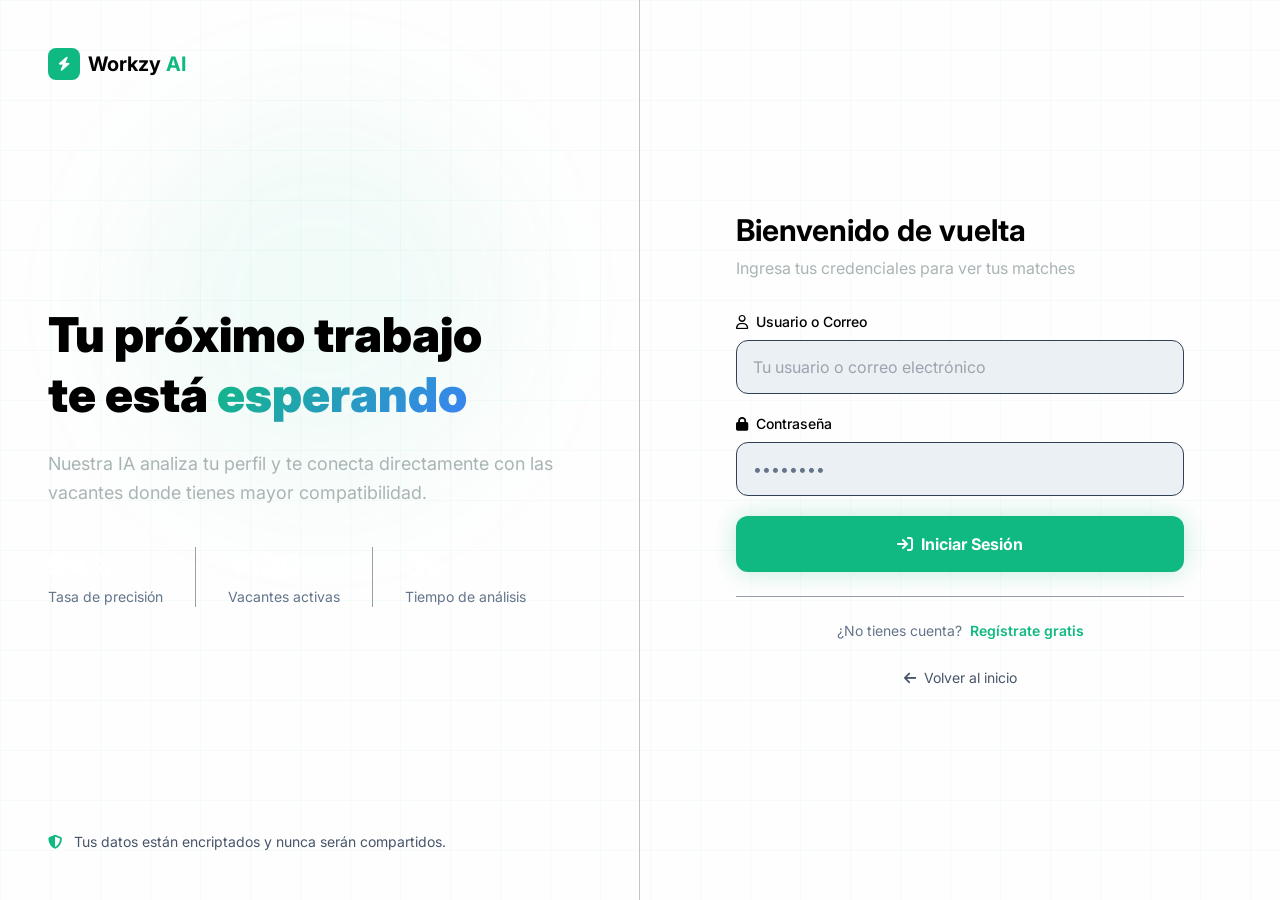
<file: frontend/index.html>
<!DOCTYPE html>
<html lang="es">

<head>
    <meta charset="UTF-8">
    <meta name="viewport" content="width=device-width, initial-scale=1.0">
    <title>Workzy - Iniciar sesión</title>
    <meta name="description" content="Accede a tu cuenta de Workzy para ver tus mejores matches de vacantes.">
    <link href="https://fonts.googleapis.com/css2?family=Inter:wght@300;400;500;600;700;800&display=swap"
        rel="stylesheet">
    <link rel="stylesheet" href="https://cdnjs.cloudflare.com/ajax/libs/font-awesome/6.4.0/css/all.min.css">
    <link rel="stylesheet" href="style.css">
    <script src="vendor/tailwind.js"></script>
    <script>
        tailwind.config = {
            theme: {
                extend: {
                    fontFamily: { sans: ['Inter', 'sans-serif'] },
                    colors: {
                        brand: {
                            dark: '#FEFEFE',
                            panel: '#EBF0F4',
                            border: '#334155',
                            primary: '#10b981',
                            hover: '#059669'
                        }
                    }
                }
            }
        }
    </script>
</head>

<body class="bg-brand-dark font-sans antialiased min-h-screen flex bg-grid">

    <!-- Left Panel: Branding -->
    <div
        class="hidden lg:flex flex-col justify-between w-1/2 p-12 border-r border-brand-border/30 relative overflow-hidden">
        <!-- Background blob -->
        <div
            class="absolute top-1/3 left-1/2 -translate-x-1/2 -translate-y-1/2 w-96 h-96 rounded-full bg-brand-primary/5 blur-3xl pointer-events-none">
        </div>

        <div class="flex items-center gap-2">
            <div class="w-8 h-8 rounded-lg bg-brand-primary flex items-center justify-center">
                <i class="fa-solid fa-bolt text-white text-sm"></i>
            </div>
            <span class="font-bold text-black text-xl">Workzy <span class="text-brand-primary">AI</span></span>
        </div>

        <div class="relative">
            <h1 class="text-5xl font-black text-black leading-tight mb-6">
                Tu próximo trabajo<br>te está <span class="gradient-text">esperando</span>
            </h1>
            <p class="text-[#A9B4B4] text-lg leading-relaxed mb-10">
                Nuestra IA analiza tu perfil y te conecta directamente con las vacantes donde tienes mayor
                compatibilidad.
            </p>
            <!-- Stats row -->
            <div class="flex gap-8">
                <div>
                    <p class="text-3xl font-black text-white mb-1">94%</p>
                    <p class="text-slate-500 text-sm">Tasa de precisión</p>
                </div>
                <div class="border-l border-brand-border/50 pl-8">
                    <p class="text-3xl font-black text-white mb-1">+120</p>
                    <p class="text-slate-500 text-sm">Vacantes activas</p>
                </div>
                <div class="border-l border-brand-border/50 pl-8">
                    <p class="text-3xl font-black text-white mb-1">3s</p>
                    <p class="text-slate-500 text-sm">Tiempo de análisis</p>
                </div>
            </div>
        </div>

        <p class="text-slate-600 text-sm">
            <i class="fa-solid fa-shield-halved text-brand-primary mr-2"></i>
            Tus datos están encriptados y nunca serán compartidos.
        </p>
    </div>

    <!-- Right Panel: Login Form -->
    <div class="flex-1 flex items-center justify-center p-6">
        <div class="w-full max-w-md">
            <!-- Mobile logo -->
            <div class="flex items-center gap-2 mb-10 lg:hidden">
                <div class="w-8 h-8 rounded-lg bg-brand-primary flex items-center justify-center">
                    <i class="fa-solid fa-bolt text-white text-sm"></i>
                </div>
                <span class="font-bold text-black text-xl">Workzy <span class="text-brand-primary">AI</span></span>
            </div>

            <h2 class="text-3xl font-bold text-black mb-2">Bienvenido de vuelta</h2>
            <p class="text-[#A9B4B4] mb-8">Ingresa tus credenciales para ver tus matches</p>

            <!-- Alert Message -->
            <div id="login-message" class="hidden p-4 rounded-xl mb-6 text-sm text-center border" role="alert"></div>

            <form id="login-form" class="space-y-5">
                <div>
                    <label for="login-identifier" class="block text-sm font-medium text-black-300 mb-2">
                        <i class="fa-regular fa-user mr-2 text-black-500"></i>Usuario o Correo
                    </label>
                    <input type="text" id="login-identifier" name="username"
                        placeholder="Tu usuario o correo electrónico" autocomplete="username"
                        class="input-base w-full px-4 py-3.5 rounded-xl bg-brand-panel border border-brand-border text-black placeholder-black-500 focus:outline-none focus:border-brand-primary transition-all"
                        required>
                </div>

                <div>
                    <div class="flex items-center justify-between mb-2">
                        <label for="login-password" class="text-sm font-medium text-black-300">
                            <i class="fa-solid fa-lock mr-2 text-black-500"></i>Contraseña
                        </label>
                    </div>
                    <input type="password" id="login-password" name="password" placeholder="••••••••"
                        autocomplete="current-password"
                        class="input-base w-full px-4 py-3.5 rounded-xl bg-brand-panel border border-brand-border text-black placeholder-slate-500 focus:outline-none focus:border-brand-primary transition-all"
                        required>
                </div>

                <button type="submit" id="login-btn"
                    class="w-full bg-brand-primary hover:bg-brand-hover text-white font-bold py-4 px-6 rounded-xl transition-all duration-200 shadow-[0_0_25px_rgba(16,185,129,0.25)] hover:shadow-[0_0_40px_rgba(16,185,129,0.4)] transform hover:-translate-y-0.5 flex items-center justify-center gap-2 mt-2">
                    <i class="fa-solid fa-arrow-right-to-bracket"></i>
                    Iniciar Sesión
                </button>
            </form>

            <div class="mt-6 pt-6 border-t border-brand-border/50 text-center">
                <p class="text-slate-500 text-sm">
                    ¿No tienes cuenta?
                    <a href="registro.html"
                        class="text-brand-primary hover:text-[#059669] font-semibold ml-1 transition-colors">Regístrate
                        gratis</a>
                </p>
            </div>

            <div class="mt-6 text-center">
                <a href="vistaPrincipal.html" class="text-slate-600 hover:text-slate-400 text-sm transition-colors">
                    <i class="fa-solid fa-arrow-left mr-1"></i> Volver al inicio
                </a>
            </div>
        </div>
    </div>

    <script src="config.js"></script>
    <script src="app.js"></script>
</body>

</html>
</file>
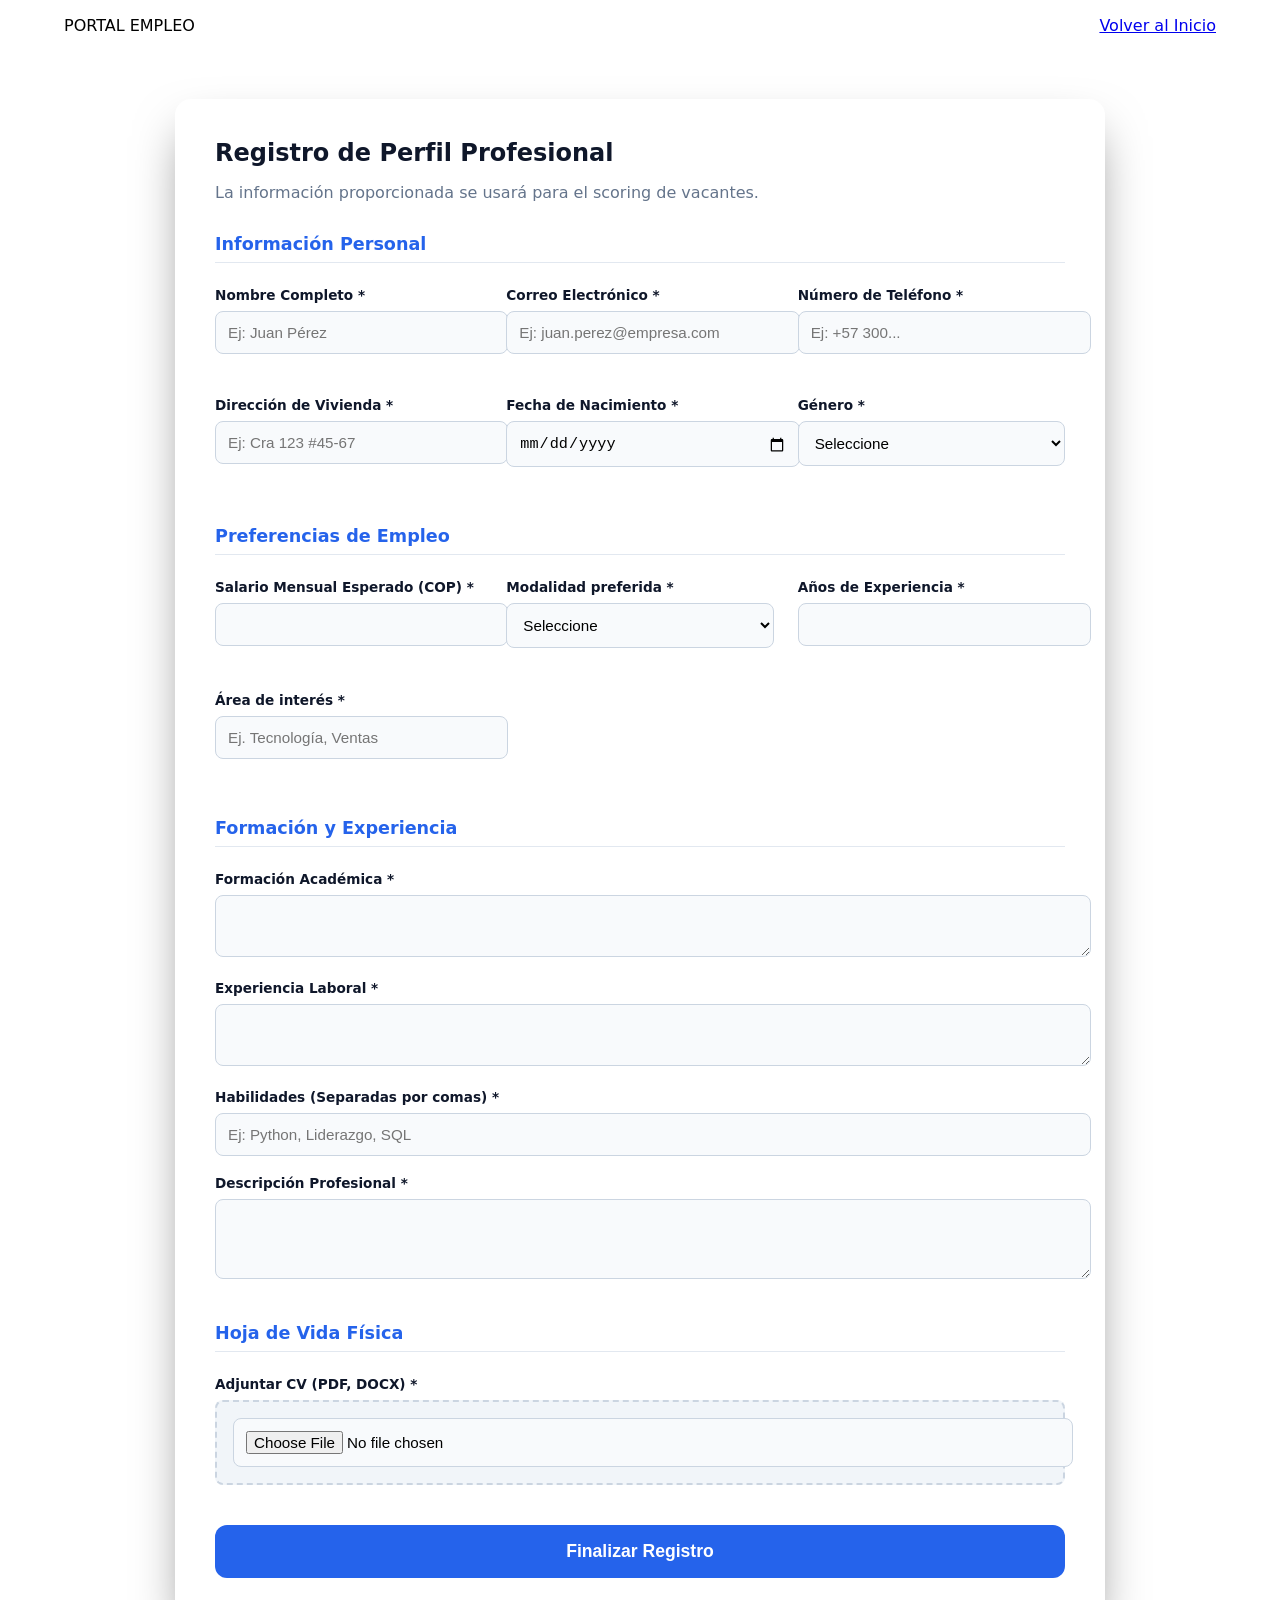
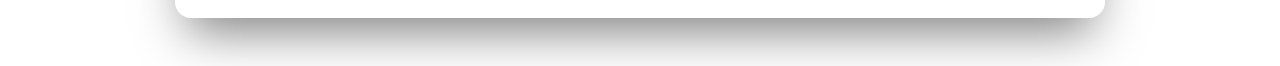
<file: perfil.html>
<!DOCTYPE html>
<html lang="es">
<head>
    <meta charset="UTF-8">
    <meta name="viewport" content="width=device-width, initial-scale=1.0">
    <title>Perfil Profesional | Job Matcher</title>
    <link rel="stylesheet" href="perfil.css">
</head>
<body>

    <header class="navbar">
        <div class="logo">PORTAL EMPLEO</div>
        <a href="vistaPrincipal.html" class="btn-back">Volver al Inicio</a>
    </header>

    <main class="container">
        <section class="form-card">
            <h1>Registro de Perfil Profesional</h1>
            <p class="subtitle">La información proporcionada se usará para el scoring de vacantes.</p>

            <form id="profileForm" novalidate>
                <div class="form-section">
                    <h2>Información Personal</h2>
                    <div class="grid-inputs">
                        <div class="input-group">
                            <label for="fullName">Nombre Completo *</label>
                            <input type="text" id="fullName" name="fullName" placeholder="Ej: Juan Pérez" required>
                        </div>
                        <div class="input-group">
                            <label for="email">Correo Electrónico *</label>
                            <input type="email" id="email" name="email" placeholder="Ej: juan.perez@empresa.com" required>
                        </div>
                        <div class="input-group">
                            <label for="phone">Número de Teléfono *</label>
                            <input type="tel" id="phone" name="phone" placeholder="Ej: +57 300..." required>
                        </div>
                        <div class="input-group">
                            <label for="address">Dirección de Vivienda *</label>
                            <input type="text" id="address" name="address" placeholder="Ej: Cra 123 #45-67" required>
                        </div>
                        <div class="input-group">
                            <label for="birthDate">Fecha de Nacimiento *</label>
                            <input type="date" id="birthDate" name="birthDate" required>
                        </div>
                        <div class="input-group">
                            <label for="gender">Género *</label>
                            <select id="gender" name="gender" required>
                                <option value="" disabled selected>Seleccione</option>
                                <option value="masculino">Masculino</option>
                                <option value="femenino">Femenino</option>
                                <option value="otro">Otro</option>
                                <option value="prefiero-no-decir">Prefiero no decirlo</option>
                            </select>
                        </div>
                    </div>
                </div>

                <div class="form-section">
                    <h2>Preferencias de Empleo</h2>
                    <div class="grid-inputs">
                        <div class="input-group">
                            <label for="salary">Salario Mensual Esperado (COP) *</label>
                            <input type="number" id="salary" name="salary" required>
                        </div>
                        <div class="input-group">
                            <label for="workMode">Modalidad preferida *</label>
                            <select id="workMode" name="workMode" required>
                                <option value="" disabled selected>Seleccione</option>
                                <option value="remoto">Remoto</option>
                                <option value="hibrido">Híbrido</option>
                                <option value="presencial">Presencial</option>
                            </select>
                        </div>
                        
                        <div class="input-group">
                            <label for="experience_years">Años de Experiencia *</label>
                            <input type="number" id="experience_years" name="experience_years" min="0" required>
                        </div>
                        <div class="input-group">
                            <label for="jobCategory">Área de interés *</label>
                            <input type="text" id="jobCategory" name="jobCategory" placeholder="Ej. Tecnología, Ventas" required>
                        </div>
                    </div>
                        
                    </div>
                </div>

                <div class="form-section">
                    <h2>Formación y Experiencia</h2>
                    <div class="input-group">
                        <label for="education">Formación Académica *</label>
                        <textarea id="education" name="education" rows="2" required></textarea>
                    </div>
                    <div class="input-group">
                        <label for="experience">Experiencia Laboral *</label>
                        <textarea id="experience" name="experience" rows="2" required></textarea>
                    </div>
                    <div class="input-group">
                        <label for="skills">Habilidades (Separadas por comas) *</label>
                        <input type="text" id="skills" name="skills" placeholder="Ej: Python, Liderazgo, SQL" required>
                    </div>
                    <div class="input-group">
                        <label for="summary">Descripción Profesional *</label>
                        <textarea id="summary" name="summary" rows="3" required></textarea>
                    </div>
                </div>

                <div class="form-section">
                    <h2>Hoja de Vida Física</h2>
                    <div class="input-group">
                        <label for="cvFile">Adjuntar CV (PDF, DOCX) *</label>
                        <div class="custom-file-upload">
                            <input type="file" id="cvFile" name="cvFile" accept=".pdf,.docx" required>
                        </div>
                    </div>
                </div>

                <button type="submit" class="btn-submit">Finalizar Registro</button>
            </form>
        </section>
    </main>

    <script src="perfil.js"></script>
</body>
</html>
</file>
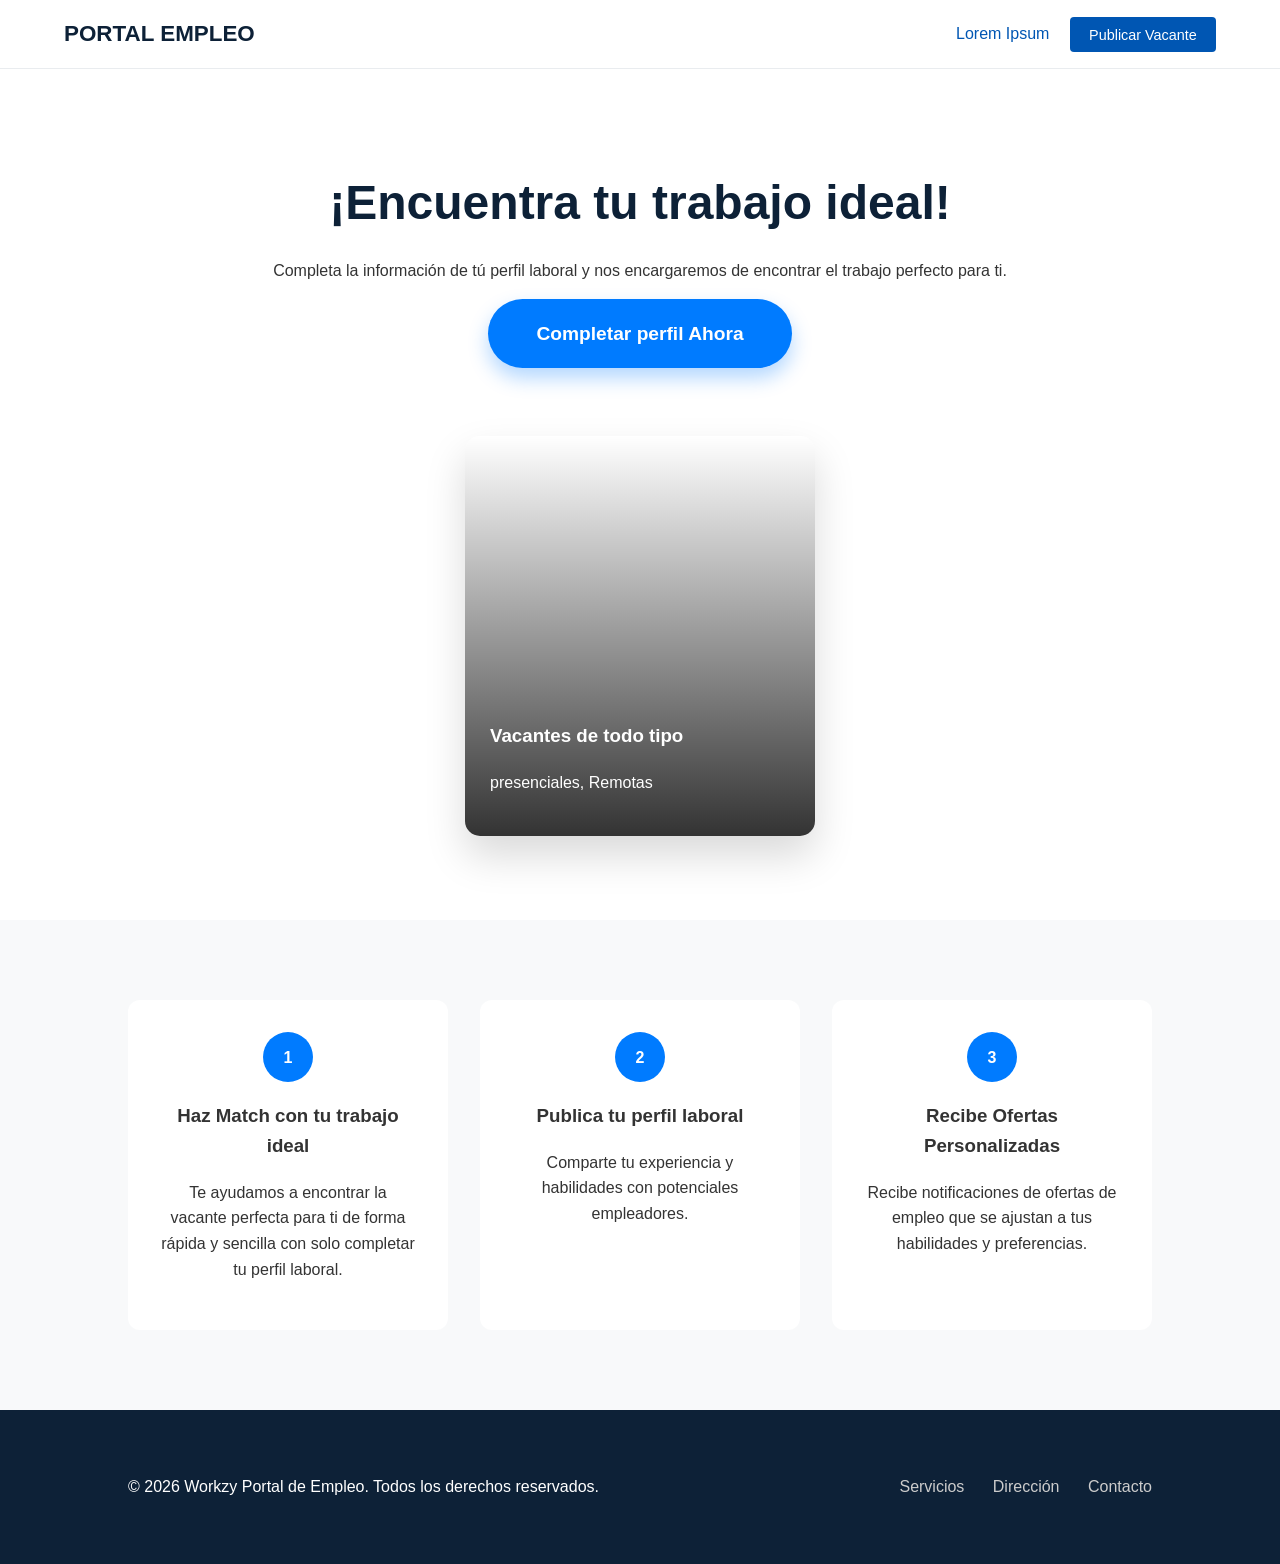
<file: vistaPrincipal.html>
<!DOCTYPE html>
<html lang="es">
<head>
    <meta charset="UTF-8">
    <meta name="viewport" content="width=device-width, initial-scale=1.0">
    <title>WorkzyPortal de Empleo - Tu Próximo Paso</title>
    <link rel="stylesheet" href="vistaPrincipal.css">
</head>
<body>

    <header class="navbar">
        <div class="logo">PORTAL EMPLEO</div>
        <nav>
            <a href="#" class="btn-secondary">Lorem Ipsum</a>
            <a href="#" class="btn-primary">Publicar Vacante</a>
        </nav>
    </header>

    <main class="hero">
        <h1>¡Encuentra tu trabajo ideal!</h1>
        <p>Completa la información de tú perfil laboral y nos encargaremos de encontrar el trabajo perfecto para ti.</p>
        
        <a href="perfil.html" class="btn-main-action">Completar perfil Ahora</a>

        <div class="gallery-container">
            <div class="card side-card-2 img-1"></div>
            <div class="card side-card-1 img-2"></div>
            
            <div class="card main-card img-3">
                <div class="card-content">
                    <h3>Vacantes de todo tipo</h3>
                    <p>presenciales, Remotas</p>
                </div>
            </div>
            
            <div class="card side-card-1 img-4"></div>
            <div class="card side-card-2 img-5"></div>
        </div>
    </main>

    <section class="features">
        <div class="features-grid">
            <div class="feature-item">
                <div class="icon">1</div>
                <h3>Haz Match con tu trabajo ideal</h3>
                <p>Te ayudamos a encontrar la vacante perfecta para ti de forma rápida y sencilla
                    con solo completar tu perfil laboral.
                </p>
            </div>
            <div class="feature-item">
                <div class="icon">2</div>
                <h3>Publica tu perfil laboral</h3>
                <p>Comparte tu experiencia y habilidades con potenciales empleadores.</p>
            </div>
            <div class="feature-item">
                <div class="icon">3</div>
                <h3>Recibe Ofertas Personalizadas</h3>
                <p>Recibe notificaciones de ofertas de empleo que se ajustan a tus habilidades y preferencias.</p>
            </div>
        </div>
    </section>

    <footer class="footer">
        <div class="footer-content">
            <p>&copy; 2026 Workzy Portal de Empleo. Todos los derechos reservados.</p>
            <div class="footer-links">
                <a href="#">Servicios</a>
                <a href="#">Dirección</a>
                <a href="#">Contacto</a>
            </div>
        </div>
    </footer>

    <script src="vistaPrincipal.js"></script>
</body>
</html>
</file>
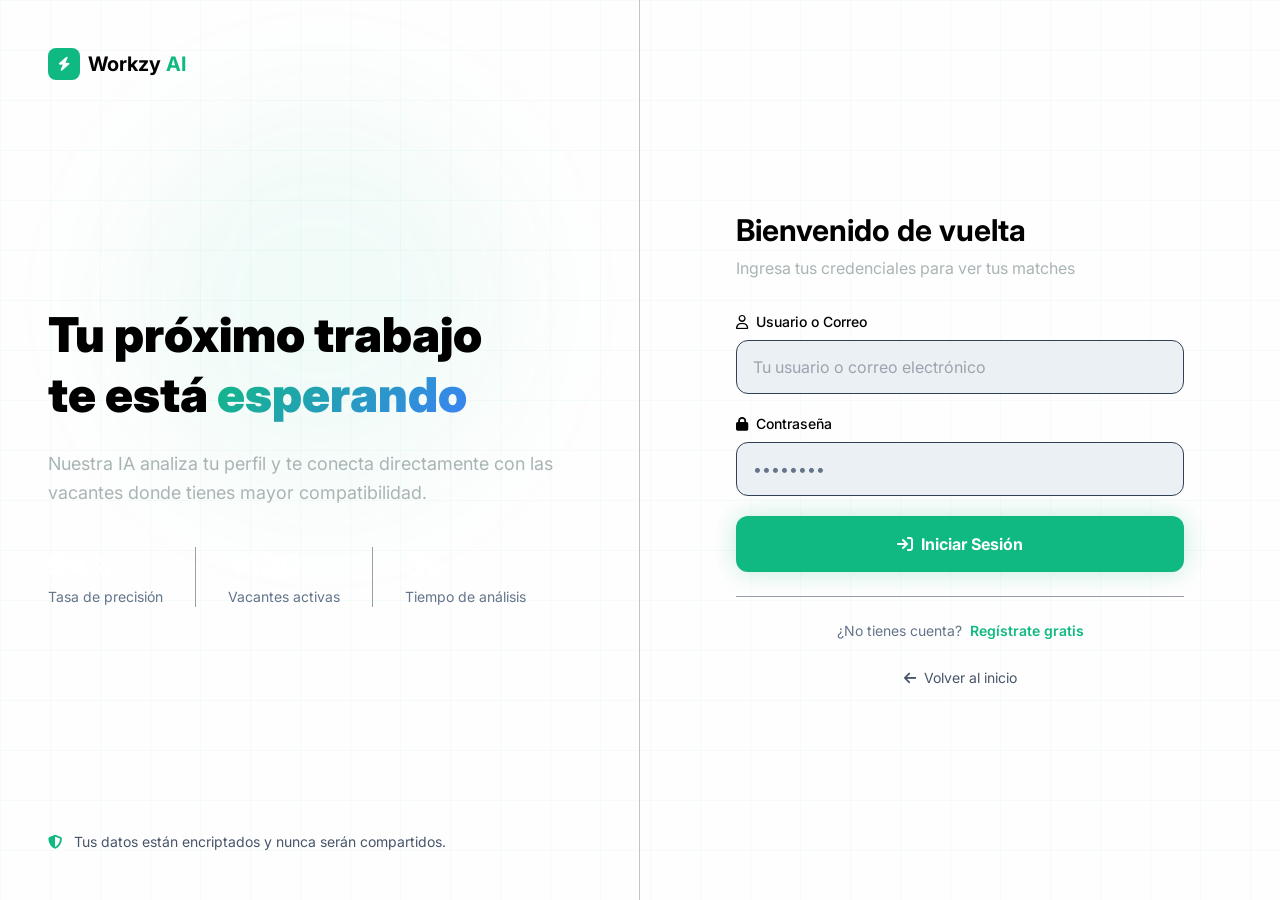
<file: frontend/dashboard.html>
<!DOCTYPE html>
<html lang="es">

<head>
    <meta charset="UTF-8">
    <meta name="viewport" content="width=device-width, initial-scale=1.0">
    <title>Job Matcher AI - Dashboard de Resultados</title>
    <meta name="description" content="Tus matches de vacantes calculados por IA — Job Matcher AI.">
    <link href="https://fonts.googleapis.com/css2?family=Inter:wght@300;400;500;600;700;800&display=swap"
        rel="stylesheet">
    <link rel="stylesheet" href="https://cdnjs.cloudflare.com/ajax/libs/font-awesome/6.4.0/css/all.min.css">
    <link rel="stylesheet" href="dashboard.css">
    <script src="vendor/tailwind.js"></script>
    <script>
        tailwind.config = {
            theme: {
                extend: {
                    fontFamily: { sans: ['Inter', 'sans-serif'] },
                    colors: {
                        brand: {
                            dark: '#0f172a',
                            darker: '#080f1e',
                            footer: '#1D2A43',
                            panel: '#1e293b',
                            border: '#334155',
                            primary: '#10b981',
                            hover: '#059669'
                        }
                    }
                }
            }
        }
    </script>
</head>

<!-- Body: column flex, page scroll is natural — right panel is sticky -->

<body class="bg-brand-dark text-slate-200 font-sans flex flex-col min-h-screen">

    <!-- ========== TOASTS (fixed, full-width overlay) ========== -->
    <div id="success-toast" class="hidden opacity-0 -translate-y-2 fixed top-5 left-1/2 -translate-x-1/2 z-50
                flex items-center gap-3 bg-slate-800 border border-brand-primary/40
                shadow-[0_0_30px_rgba(16,185,129,0.2)] rounded-2xl px-6 py-4 transition-all duration-500">
        <div
            class="w-8 h-8 rounded-full bg-brand-primary/20 flex items-center justify-center text-brand-primary shrink-0">
            <i class="fa-solid fa-check"></i>
        </div>
        <div>
            <p class="text-white font-semibold text-sm">¡Análisis completado!</p>
            <p class="text-slate-400 text-xs">Aquí están tus mejores opciones de vacantes</p>
        </div>
    </div>

    <div id="postulation-toast" class="hidden opacity-0 -translate-y-2 fixed top-5 left-1/2 -translate-x-1/2 z-50
                flex items-center gap-3 bg-slate-800 border border-blue-500/40
                shadow-[0_0_30px_rgba(59,130,246,0.15)] rounded-2xl px-6 py-4 transition-all duration-500">
        <div class="w-8 h-8 rounded-full bg-blue-500/20 flex items-center justify-center text-blue-400 shrink-0">
            <i class="fa-solid fa-paper-plane"></i>
        </div>
        <div>
            <p class="text-white font-semibold text-sm">¡Postulación enviada!</p>
            <p id="postulation-toast-detail" class="text-slate-400 text-xs">Tu perfil fue enviado al equipo de
                reclutamiento</p>
        </div>
    </div>

    <!-- ========== TOP SECTION: Two panels side by side ========== -->
    <!-- Left panel flows with the page; right panel is sticky -->
    <div class="flex flex-1">

        <!-- ===== LEFT PANEL — 60% — flows with page scroll ===== -->
        <aside class="w-3/5 bg-brand-panel border-r border-brand-border flex flex-col shadow-2xl shrink-0">

            <!-- Sidebar header -->
            <div class="px-6 py-5 border-b border-brand-border bg-slate-800/70 shrink-0">
                <div class="flex items-center justify-between">
                    <div class="flex items-center gap-2">
                        <div class="w-7 h-7 rounded-lg bg-brand-primary flex items-center justify-center shadow-sm">
                            <i class="fa-solid fa-bolt text-white text-xs"></i>
                        </div>
                        <span class="text-white font-bold text-base">JobMatcher <span
                                class="text-brand-primary">AI</span></span>
                    </div>
                    <div class="flex items-center gap-3">
                        <div class="flex items-center gap-2">
                            <div
                                class="w-7 h-7 rounded-full bg-brand-primary/20 border border-brand-primary/30 flex items-center justify-center text-brand-primary">
                                <i class="fa-solid fa-user text-[10px]"></i>
                            </div>
                            <div class="hidden md:block">
                                <p id="current-user-display" class="text-white text-xs font-semibold leading-none" contenteditable="false">
                                    Usuario</p>
                                <p class="text-slate-500 text-[10px] mt-0.5">Candidato activo</p>
                            </div>
                        </div>
                        <button onclick="logout()"
                            class="text-slate-500 hover:text-red-400 transition-colors text-xs flex items-center gap-1 border border-brand-border hover:border-red-400/30 rounded-lg px-2 py-1.5">
                            <i class="fa-solid fa-right-from-bracket"></i>
                            <span>Salir</span>
                        </button>
                    </div>
                </div>
                <div class="mt-4">
                    <h1 class="text-xl font-bold text-white mb-0.5">Mis Resultados</h1>
                    <p class="text-xs text-slate-400">Score calculado por IA desde tu hoja de vida</p>
                </div>
            </div>

            <!-- CV Upload Section -->
            <div class="px-5 py-4 border-b border-brand-border bg-slate-800/40 shrink-0">
                <p class="text-xs text-slate-400 mb-2">
                    <i class="fa-solid fa-wand-magic-sparkles text-brand-primary mr-1"></i>
                    Sube tu CV y hacemos el match automático
                </p>
                <label for="cvUpload"
                    class="flex items-center justify-center gap-2 w-full py-2.5 px-4 rounded-lg border border-dashed border-brand-primary/40 bg-brand-primary/5 hover:bg-brand-primary/10 text-brand-primary text-sm font-medium cursor-pointer transition-colors">
                    <i class="fa-solid fa-file-arrow-up"></i>
                    <span id="cvUpload-label">Subir Hoja de Vida (PDF)</span>
                </label>
                <input type="file" id="cvUpload" accept=".pdf" class="hidden">
                <div id="cv-status" class="mt-2"></div>
            </div>

            <!-- Scrollable vacancy list -->
            <div class="flex-1 overflow-y-auto">
                <div id="vacancies-list" class="p-5 space-y-7">
                    <!-- Dynamically populated by app.js -->
                </div>
            </div>

        </aside>

        <!-- ===== RIGHT PANEL — 40% — sticky: stays at top while page scrolls ===== -->
        <main class="w-2/5 sticky top-0 h-screen flex flex-col bg-brand-dark relative overflow-hidden">

            <!-- Spinner overlay -->
            <div id="loading-spinner" class="absolute inset-0 bg-brand-dark/85 backdrop-blur-sm z-40
                        flex flex-col items-center justify-center hidden">
                <svg class="animate-spin h-10 w-10 text-brand-primary mb-4" xmlns="http://www.w3.org/2000/svg"
                    fill="none" viewBox="0 0 24 24">
                    <circle class="opacity-25" cx="12" cy="12" r="10" stroke="currentColor" stroke-width="4"></circle>
                    <path class="opacity-75" fill="currentColor"
                        d="M4 12a8 8 0 018-8V0C5.373 0 0 5.373 0 12h4zm2 5.291A7.962 7.962 0 014 12H0c0 3.042 1.135 5.824 3 7.938l3-2.647z">
                    </path>
                </svg>
                <p class="text-white font-medium animate-pulse text-sm">Enviando postulación...</p>
            </div>

            <!-- Job detail (independent scroll, full height minus nothing — uses flex-1) -->
            <div id="job-details-container" class="flex-1 overflow-y-auto p-5 lg:p-7 hidden">
                <!-- Populated by JS when a job is selected -->
            </div>

            <!-- Empty state -->
            <div id="empty-state" class="flex-1 flex flex-col items-center justify-center text-slate-500 p-8">
                <div
                    class="w-20 h-20 mb-6 rounded-full bg-slate-800/80 border border-brand-border flex items-center justify-center shadow-inner">
                    <i class="fa-solid fa-briefcase text-3xl text-slate-600"></i>
                </div>
                <h2 class="text-xl font-semibold text-slate-300 mb-2">Selecciona una vacante</h2>
                <p class="text-slate-500 text-sm text-center max-w-xs leading-relaxed">
                    Elige cualquier vacante del panel izquierdo para ver los detalles y postularte.
                </p>
            </div>

        </main>

    </div><!-- end top section -->


    <!-- ========== FOOTER GLOBAL — Full width, dark theme ========== -->
    <footer class="w-full shrink-0 border-t border-brand-border/60" style="background-color: #1D2A43;">

        <div class="max-w-screen-2xl mx-auto px-8 py-12 grid grid-cols-1 md:grid-cols-4 gap-10">

            <!-- Col 1: Logo + Redes + Apps -->
            <div class="flex flex-col gap-6">
                <!-- Logo -->
                <div class="flex items-center gap-2">
                    <div class="w-8 h-8 rounded-lg bg-brand-primary flex items-center justify-center shadow-sm">
                        <i class="fa-solid fa-bolt text-white text-sm"></i>
                    </div>
                    <div>
                        <span class="font-black text-xl text-white leading-none">JobMatcher</span>
                        <span class="font-black text-xl text-brand-primary leading-none"> AI</span>
                    </div>
                </div>
                <!-- Social -->
                <div>
                    <p class="text-xs font-semibold text-slate-400 mb-3 uppercase tracking-wider">Síguenos:</p>
                    <div class="flex items-center gap-2">
                        <a href="#" aria-label="Instagram"
                            class="w-9 h-9 rounded-full border border-brand-border flex items-center justify-center text-slate-400 hover:border-brand-primary hover:text-brand-primary transition-colors"><i
                                class="fa-brands fa-instagram text-sm"></i></a>
                        <a href="#" aria-label="Facebook"
                            class="w-9 h-9 rounded-full border border-brand-border flex items-center justify-center text-slate-400 hover:border-brand-primary hover:text-brand-primary transition-colors"><i
                                class="fa-brands fa-facebook-f text-sm"></i></a>
                        <a href="#" aria-label="LinkedIn"
                            class="w-9 h-9 rounded-full border border-brand-border flex items-center justify-center text-slate-400 hover:border-brand-primary hover:text-brand-primary transition-colors"><i
                                class="fa-brands fa-linkedin-in text-sm"></i></a>
                        <a href="#" aria-label="YouTube"
                            class="w-9 h-9 rounded-full border border-brand-border flex items-center justify-center text-slate-400 hover:border-brand-primary hover:text-brand-primary transition-colors"><i
                                class="fa-brands fa-youtube text-sm"></i></a>
                        <a href="#" aria-label="TikTok"
                            class="w-9 h-9 rounded-full border border-brand-border flex items-center justify-center text-slate-400 hover:border-brand-primary hover:text-brand-primary transition-colors"><i
                                class="fa-brands fa-tiktok text-sm"></i></a>
                    </div>
                </div>
                <!-- App buttons -->
                <div class="flex flex-col gap-2">
                    <a href="#"
                        class="inline-flex items-center gap-2.5 px-3 py-2 rounded-lg border border-brand-border hover:border-brand-primary transition-colors w-fit">
                        <i class="fa-brands fa-google-play text-brand-primary text-lg"></i>
                        <div class="leading-tight">
                            <p class="text-[9px] uppercase tracking-wider text-slate-500">Disponible en</p>
                            <p class="text-sm font-bold text-white">Google Play</p>
                        </div>
                    </a>
                    <a href="#"
                        class="inline-flex items-center gap-2.5 px-3 py-2 rounded-lg border border-brand-border hover:border-brand-primary transition-colors w-fit">
                        <i class="fa-brands fa-apple text-lg text-slate-300"></i>
                        <div class="leading-tight">
                            <p class="text-[9px] uppercase tracking-wider text-slate-500">Descárgala en</p>
                            <p class="text-sm font-bold text-white">App Store</p>
                        </div>
                    </a>
                </div>
            </div>

            <!-- Col 2: Personas -->
            <div>
                <h4 class="font-bold text-sm text-white mb-5 uppercase tracking-wider">Personas</h4>
                <ul class="space-y-3">
                    <li><a href="vistaPrincipal.html"
                            class="text-sm text-slate-400 hover:text-brand-primary transition-colors">Ver todos los
                            empleos</a></li>
                    <li><a href="index.html"
                            class="text-sm text-slate-400 hover:text-brand-primary transition-colors">Ingresa a tu
                            cuenta</a></li>
                    <li><a href="registro.html"
                            class="text-sm text-slate-400 hover:text-brand-primary transition-colors">Crear cuenta</a>
                    </li>
                    <li><a href="#" class="text-sm text-slate-400 hover:text-brand-primary transition-colors">Empleos
                            por ciudad</a></li>
                    <li><a href="#" class="text-sm text-slate-400 hover:text-brand-primary transition-colors">Empleos
                            por sector</a></li>
                    <li><a href="#" class="text-sm text-slate-400 hover:text-brand-primary transition-colors">Ayuda y
                            soporte técnico</a></li>
                </ul>
            </div>

            <!-- Col 3: Corporativos + Negocios + Otras -->
            <div class="flex flex-col gap-7">
                <div>
                    <h4 class="font-bold text-sm text-white mb-4 uppercase tracking-wider">JobMatcher Corporativos</h4>
                    <ul class="space-y-3">
                        <li><a href="#"
                                class="text-sm text-slate-400 hover:text-brand-primary transition-colors">JobMatcher
                                Global</a></li>
                        <li><a href="#"
                                class="text-sm text-slate-400 hover:text-brand-primary transition-colors">Selección
                                digital</a></li>
                        <li><a href="#"
                                class="text-sm text-slate-400 hover:text-brand-primary transition-colors">Evaluación
                                integral del talento</a></li>
                        <li><a href="#" class="text-sm text-slate-400 hover:text-brand-primary transition-colors">Recibe
                                una asesoría</a></li>
                    </ul>
                </div>
                <div>
                    <h4 class="font-bold text-sm text-white mb-4 uppercase tracking-wider">Otras soluciones</h4>
                    <ul class="space-y-3">
                        <li><a href="#" class="text-sm text-slate-400 hover:text-brand-primary transition-colors">Planes
                                para PYMES</a></li>
                        <li><a href="#" class="text-sm text-slate-400 hover:text-brand-primary transition-colors">API de
                                Matching IA</a></li>
                    </ul>
                </div>
            </div>

            <!-- Col 4: Legal -->
            <div>
                <h4 class="font-bold text-sm text-white mb-5 uppercase tracking-wider">Legal</h4>
                <ul class="space-y-3">
                    <li><a href="#" class="text-sm text-slate-400 hover:text-brand-primary transition-colors">Política
                            de Tratamiento de Datos Personales</a></li>
                    <li><a href="#"
                            class="text-sm text-slate-400 hover:text-brand-primary transition-colors">Autorización de
                            tratamiento de datos</a></li>
                    <li><a href="#" class="text-sm text-slate-400 hover:text-brand-primary transition-colors">Términos y
                            condiciones</a></li>
                    <li><a href="#" class="text-sm text-slate-400 hover:text-brand-primary transition-colors">Reglamento
                            de prestación de servicios</a></li>
                    <li><a href="#" class="text-sm text-slate-400 hover:text-brand-primary transition-colors">Formulario
                            Línea Ética</a></li>
                    <li><a href="#"
                            class="text-sm text-slate-400 hover:text-brand-primary transition-colors">Sostenibilidad</a>
                    </li>
                </ul>
            </div>

        </div>

        <!-- Bottom bar -->
        <div class="border-t border-white/5 py-4">
            <div class="max-w-screen-2xl mx-auto px-8 flex flex-col md:flex-row items-center justify-between gap-2">
                <p class="text-xs text-slate-500">JobMatcher AI S.A.S, todos los derechos reservados © 2025</p>
                <p class="text-[10px] text-slate-600">Desarrollado con FastAPI · n8n · PostgreSQL · Tailwind CSS</p>
            </div>
        </div>
    </footer>

    <!-- AI Overlay -->
    <div id="ai-overlay" class="fixed inset-0 z-[9999] bg-brand-darker/95 backdrop-blur-xl flex flex-col items-center justify-center hidden">
        <div class="relative w-52 h-52 mb-10">
            <div class="absolute inset-0 rounded-full border-2 border-brand-primary/20 animate-ping" style="animation-duration: 2s;"></div>
            <div class="absolute inset-4 rounded-full border border-brand-primary/30 animate-pulse-slow"></div>
            <div class="absolute inset-8 rounded-full bg-brand-primary/10 border border-brand-primary/40 flex items-center justify-center overflow-hidden">
                <div class="absolute w-full h-1 bg-gradient-to-r from-transparent via-brand-primary to-transparent opacity-80 animate-scan"></div>
                <i class="fa-solid fa-brain text-brand-primary text-5xl relative z-10"></i>
            </div>
            <div class="absolute inset-0 animate-spin" style="animation-duration: 4s;">
                <div class="absolute top-0 left-1/2 -translate-x-1/2 -translate-y-1 w-3 h-3 rounded-full bg-brand-primary shadow-[0_0_10px_#10b981]"></div>
            </div>
            <div class="absolute inset-0 animate-spin" style="animation-duration: 6s; animation-direction: reverse;">
                <div class="absolute bottom-0 left-1/2 -translate-x-1/2 translate-y-1 w-2 h-2 rounded-full bg-blue-400 shadow-[0_0_10px_#60a5fa]"></div>
            </div>
        </div>
        <h2 class="text-2xl font-bold text-white mb-3 tracking-tight">Analizando perfil con IA</h2>
        <p class="text-slate-400 text-base mb-8 max-w-sm text-center">Optimizando tu match para conectarte con las mejores vacantes...</p>

        <div class="flex flex-col gap-3 w-72">
            <div id="step-1" class="flex items-center gap-3 text-slate-500 transition-colors duration-500">
                <div class="w-5 h-5 rounded-full border border-slate-600 flex items-center justify-center shrink-0">
                    <i class="fa-solid fa-check text-[10px] hidden"></i>
                    <div class="w-2 h-2 rounded-full bg-slate-600 step-dot"></div>
                </div>
                <span class="text-sm">Extrayendo habilidades del perfil...</span>
            </div>
            <div id="step-2" class="flex items-center gap-3 text-slate-500 transition-colors duration-500">
                <div class="w-5 h-5 rounded-full border border-slate-600 flex items-center justify-center shrink-0">
                    <div class="w-2 h-2 rounded-full bg-slate-600 step-dot"></div>
                </div>
                <span class="text-sm">Comparando con vacantes activas...</span>
            </div>
            <div id="step-3" class="flex items-center gap-3 text-slate-500 transition-colors duration-500">
                <div class="w-5 h-5 rounded-full border border-slate-600 flex items-center justify-center shrink-0">
                    <div class="w-2 h-2 rounded-full bg-slate-600 step-dot"></div>
                </div>
                <span class="text-sm">Calculando scores de compatibilidad...</span>
            </div>
            <div id="step-4" class="flex items-center gap-3 text-slate-500 transition-colors duration-500">
                <div class="w-5 h-5 rounded-full border border-slate-600 flex items-center justify-center shrink-0">
                    <div class="w-2 h-2 rounded-full bg-slate-600 step-dot"></div>
                </div>
                <span class="text-sm">Generando ranking personalizado...</span>
            </div>
        </div>
    </div>

    <script src="config.js"></script>
    <script src="app.js"></script>
</body>

</html>
</file>
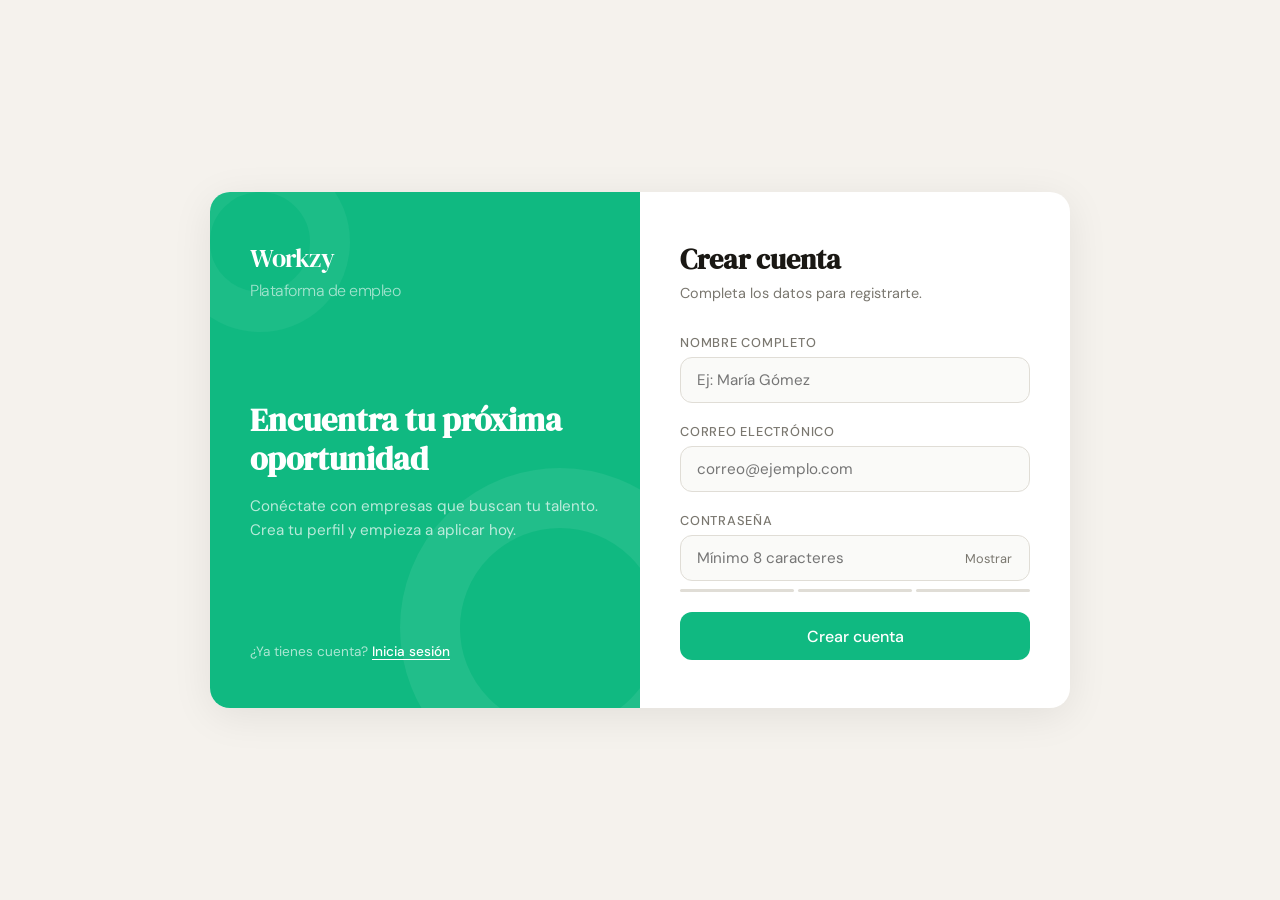
<file: frontend/registro.html>
<!DOCTYPE html>
<html lang="es">
<head>
  <meta charset="UTF-8" />
  <meta name="viewport" content="width=device-width, initial-scale=1.0"/>
  <title>Registro — Plataforma de Vacantes</title>
  <link rel="preconnect" href="https://fonts.googleapis.com">
  <link href="https://fonts.googleapis.com/css2?family=DM+Serif+Display&family=DM+Sans:wght@300;400;500&display=swap" rel="stylesheet">
  <style>
    *, *::before, *::after { box-sizing: border-box; margin: 0; padding: 0; }

    :root {
      --bg:        #F5F2ED;
      --surface:   #FFFFFF;
      --ink:       #1A1814;
      --muted:     #7A776F;
      --accent:    #10b981;
      --accent-lt: #080909;
      --danger:    #C0392B;
      --danger-lt: #FDECEA;
      --border:    #E0DDD6;
      --radius:    12px;
    }

    body {
      font-family: 'DM Sans', sans-serif;
      background: var(--bg);
      min-height: 100vh;
      display: flex;
      align-items: center;
      justify-content: center;
      padding: 2rem 1rem;
    }

    .wrapper {
      display: grid;
      grid-template-columns: 1fr 1fr;
      max-width: 860px;
      width: 100%;
      background: var(--surface);
      border-radius: 20px;
      overflow: hidden;
      box-shadow: 0 8px 40px rgba(0,0,0,0.08);
    }

    /* ── Panel izquierdo ── */
    .panel-left {
      background:#10b981;
      padding: 3rem 2.5rem;
      display: flex;
      flex-direction: column;
      justify-content: space-between;
      position: relative;
      overflow: hidden;
    }
    .panel-left::before {
      content: '';
      position: absolute;
      width: 320px; height: 320px;
      border-radius: 50%;
      border: 60px solid rgba(255,255,255,0.07);
      bottom: -80px; right: -80px;
    }
    .panel-left::after {
      content: '';
      position: absolute;
      width: 180px; height: 180px;
      border-radius: 50%;
      border: 40px solid rgba(255,255,255,0.05);
      top: -40px; left: -40px;
    }
    .logo {
      font-family: 'DM Serif Display', serif;
      font-size: 1.6rem;
      color: #fff;
      letter-spacing: -0.5px;
    }
    .logo span { opacity: 0.6; font-size: 1rem; display: block; font-family: 'DM Sans', sans-serif; font-weight: 300; margin-top: 4px; }

    .panel-copy { position: relative; z-index: 1; }
    .panel-copy h2 {
      font-family: 'DM Serif Display', serif;
      font-size: 2rem;
      color: #fff;
      line-height: 1.2;
      margin-bottom: 1rem;
    }
    .panel-copy p { color: rgba(255,255,255,0.7); font-size: 0.95rem; line-height: 1.6; }

    .panel-login { position: relative; z-index: 1; }
    .panel-login p { color: rgba(255,255,255,0.65); font-size: 0.85rem; }
    .panel-login a {
      color: #fff;
      font-weight: 500;
      text-decoration: underline;
      text-underline-offset: 3px;
    }

    /* ── Panel derecho ── */
    .panel-right { padding: 3rem 2.5rem; }

    .panel-right h1 {
      font-family: 'DM Serif Display', serif;
      font-size: 1.75rem;
      color: var(--ink);
      margin-bottom: 0.4rem;
    }
    .panel-right > p {
      color: var(--muted);
      font-size: 0.9rem;
      margin-bottom: 2rem;
    }

    .form-group { margin-bottom: 1.25rem; }
    label {
      display: block;
      font-size: 0.8rem;
      font-weight: 500;
      color: var(--muted);
      text-transform: uppercase;
      letter-spacing: 0.06em;
      margin-bottom: 6px;
    }
    input[type="text"],
    input[type="email"],
    input[type="password"] {
      width: 100%;
      padding: 0.75rem 1rem;
      border: 1.5px solid var(--border);
      border-radius: var(--radius);
      font-family: 'DM Sans', sans-serif;
      font-size: 0.95rem;
      color: var(--ink);
      background: #FAFAF8;
      outline: none;
      transition: border-color 0.2s, box-shadow 0.2s;
    }
    input:focus {
      border-color: var(--accent);
      box-shadow: 0 0 0 3px rgba(42,92,69,0.1);
      background: #fff;
    }
    input.error { border-color: var(--danger); box-shadow: 0 0 0 3px rgba(192,57,43,0.08); }

    .hint {
      font-size: 0.78rem;
      margin-top: 5px;
      color: var(--danger);
      display: none;
    }
    .hint.show { display: block; }

    .password-wrap { position: relative; }
    .toggle-pw {
      position: absolute;
      right: 12px; top: 50%;
      transform: translateY(-50%);
      background: none; border: none; cursor: pointer;
      color: var(--muted); font-size: 0.8rem; font-family: 'DM Sans', sans-serif;
      padding: 4px 6px;
    }
    .toggle-pw:hover { color: var(--accent); }

    .strength-bar {
      display: flex; gap: 4px; margin-top: 8px;
    }
    .strength-bar span {
      flex: 1; height: 3px; border-radius: 2px;
      background: var(--border); transition: background 0.3s;
    }
    .strength-bar.weak span:nth-child(1) { background: var(--danger); }
    .strength-bar.fair span:nth-child(1),
    .strength-bar.fair span:nth-child(2) { background: #E8A317; }
    .strength-bar.strong span { background: var(--accent); }

    .strength-label { font-size: 0.75rem; color: var(--muted); margin-top: 4px; }

    .btn-submit {
      width: 100%;
      padding: 0.85rem;
      background: var(--accent);
      color: #fff;
      border: none;
      border-radius: var(--radius);
      font-family: 'DM Sans', sans-serif;
      font-size: 1rem;
      font-weight: 500;
      cursor: pointer;
      margin-top: 0.5rem;
      transition: background 0.2s, transform 0.1s;
      display: flex; align-items: center; justify-content: center; gap: 8px;
    }
    .btn-submit:hover { background: #2920a0; }
    .btn-submit:active { transform: scale(0.99); }
    .btn-submit:disabled { background: #A8BDB5; cursor: not-allowed; }

    .spinner {
      width: 16px; height: 16px;
      border: 2px solid rgba(255,255,255,0.4);
      border-top-color: #fff;
      border-radius: 50%;
      animation: spin 0.7s linear infinite;
      display: none;
    }
    .btn-submit.loading .spinner { display: block; }
    .btn-submit.loading .btn-text { display: none; }
    @keyframes spin { to { transform: rotate(360deg); } }

    .toast {
      padding: 0.85rem 1rem;
      border-radius: var(--radius);
      font-size: 0.875rem;
      margin-bottom: 1.25rem;
      display: none;
      line-height: 1.5;
    }
    .toast.success { background: var(--accent-lt); color: var(--accent); display: block; }
    .toast.error   { background: var(--danger-lt); color: var(--danger); display: block; }

    /* ── Responsive ── */
    @media (max-width: 620px) {
      .wrapper { grid-template-columns: 1fr; }
      .panel-left { display: none; }
      .panel-right { padding: 2rem 1.5rem; }
    }
  </style>
</head>
<body>

<div class="wrapper">

  <!-- Izquierda -->
  <div class="panel-left">
    <div class="logo">
      Workzy<span>Plataforma de empleo</span>
    </div>
    <div class="panel-copy">
      <h2>Encuentra tu próxima oportunidad</h2>
      <p>Conéctate con empresas que buscan tu talento. Crea tu perfil y empieza a aplicar hoy.</p>
    </div>
    <div class="panel-login">
      <p>¿Ya tienes cuenta? <a href="index.html">Inicia sesión</a></p>
    </div>
  </div>

  <!-- Derecha -->
  <div class="panel-right">
    <h1>Crear cuenta</h1>
    <p>Completa los datos para registrarte.</p>

    <div class="toast" id="toast"></div>

    <form id="registerForm" novalidate>

      <div class="form-group">
        <label for="nombre">Nombre completo</label>
        <input type="text" id="nombre" name="nombre_completo"
               placeholder="Ej: María Gómez" autocomplete="name" />
        <p class="hint" id="hint-nombre">Ingresa al menos 3 caracteres.</p>
      </div>

      <div class="form-group">
        <label for="correo">Correo electrónico</label>
        <input type="email" id="correo" name="correo"
               placeholder="correo@ejemplo.com" autocomplete="email" />
        <p class="hint" id="hint-correo">Ingresa un correo válido.</p>
      </div>

      <div class="form-group">
        <label for="contrasena">Contraseña</label>
        <div class="password-wrap">
          <input type="password" id="contrasena" name="contrasena"
                 placeholder="Mínimo 8 caracteres" autocomplete="new-password" />
          <button type="button" class="toggle-pw" id="togglePw">Mostrar</button>
        </div>
        <div class="strength-bar" id="strengthBar">
          <span></span><span></span><span></span>
        </div>
        <p class="strength-label" id="strengthLabel"></p>
        <p class="hint" id="hint-contrasena">La contraseña debe tener al menos 8 caracteres.</p>
      </div>

      <button type="submit" class="btn-submit" id="submitBtn">
        <span class="btn-text">Crear cuenta</span>
        <span class="spinner"></span>
      </button>

    </form>
  </div>

</div>

<script src="config.js"></script>
<script>
  const API_BASE = (window.APP_CONFIG && window.APP_CONFIG.API_BASE) || 'http://localhost:8000';
  const API_URL = `${API_BASE}/api/registro`;

  const form      = document.getElementById('registerForm');
  const toast     = document.getElementById('toast');
  const submitBtn = document.getElementById('submitBtn');
  const togglePw  = document.getElementById('togglePw');
  const pwInput   = document.getElementById('contrasena');
  const strengthBar   = document.getElementById('strengthBar');
  const strengthLabel = document.getElementById('strengthLabel');

  // --- Mostrar / ocultar contraseña ---
  togglePw.addEventListener('click', () => {
    const show = pwInput.type === 'password';
    pwInput.type = show ? 'text' : 'password';
    togglePw.textContent = show ? 'Ocultar' : 'Mostrar';
  });

  // --- Indicador de fortaleza ---
  pwInput.addEventListener('input', () => {
    const v = pwInput.value;
    let score = 0;
    if (v.length >= 8) score++;
    if (/[A-Z]/.test(v) && /[0-9]/.test(v)) score++;
    if (/[^A-Za-z0-9]/.test(v)) score++;

    strengthBar.className = 'strength-bar';
    if (v.length === 0) { strengthLabel.textContent = ''; return; }
    if (score === 1) { strengthBar.classList.add('weak');   strengthLabel.textContent = 'Contraseña débil'; }
    if (score === 2) { strengthBar.classList.add('fair');   strengthLabel.textContent = 'Contraseña moderada'; }
    if (score === 3) { strengthBar.classList.add('strong'); strengthLabel.textContent = 'Contraseña fuerte'; }
  });

  // --- Validación ---
  function validate() {
    let ok = true;

    const nombre = document.getElementById('nombre');
    const correo = document.getElementById('correo');
    const clave  = pwInput;

    [nombre, correo, clave].forEach(el => el.classList.remove('error'));
    document.querySelectorAll('.hint').forEach(h => h.classList.remove('show'));

    if (nombre.value.trim().length < 3) {
      nombre.classList.add('error');
      document.getElementById('hint-nombre').classList.add('show');
      ok = false;
    }
    const emailRx = /^[^\s@]+@[^\s@]+\.[^\s@]+$/;
    if (!emailRx.test(correo.value.trim())) {
      correo.classList.add('error');
      document.getElementById('hint-correo').classList.add('show');
      ok = false;
    }
    if (clave.value.length < 8) {
      clave.classList.add('error');
      document.getElementById('hint-contrasena').classList.add('show');
      ok = false;
    }
    return ok;
  }

  // --- Envío ---
  form.addEventListener('submit', async (e) => {
    e.preventDefault();
    toast.className = 'toast';

    if (!validate()) return;

    submitBtn.classList.add('loading');
    submitBtn.disabled = true;

    const payload = {
      nombre_completo: document.getElementById('nombre').value.trim(),
      correo: document.getElementById('correo').value.trim(),
      contrasena: pwInput.value
    };

    try {
      const res = await fetch(API_URL, {
        method: 'POST',
        headers: { 'Content-Type': 'application/json' },
        body: JSON.stringify(payload)
      });

      const data = await res.json();

      if (res.ok) {
        toast.textContent = `¡Cuenta creada exitosamente! Bienvenido/a, ${data.nombre_completo}.`;
        toast.className = 'toast success';
        form.reset();
        strengthBar.className = 'strength-bar';
        strengthLabel.textContent = '';
      } else {
        toast.textContent = data.detail || 'Ocurrió un error. Intenta de nuevo.';
        toast.className = 'toast error';
      }

    } catch (err) {
      toast.textContent = 'No se pudo conectar con el servidor. Verifica que el backend esté activo.';
      toast.className = 'toast error';
    } finally {
      submitBtn.classList.remove('loading');
      submitBtn.disabled = false;
    }
  });
</script>

</body>
</html>
</file>
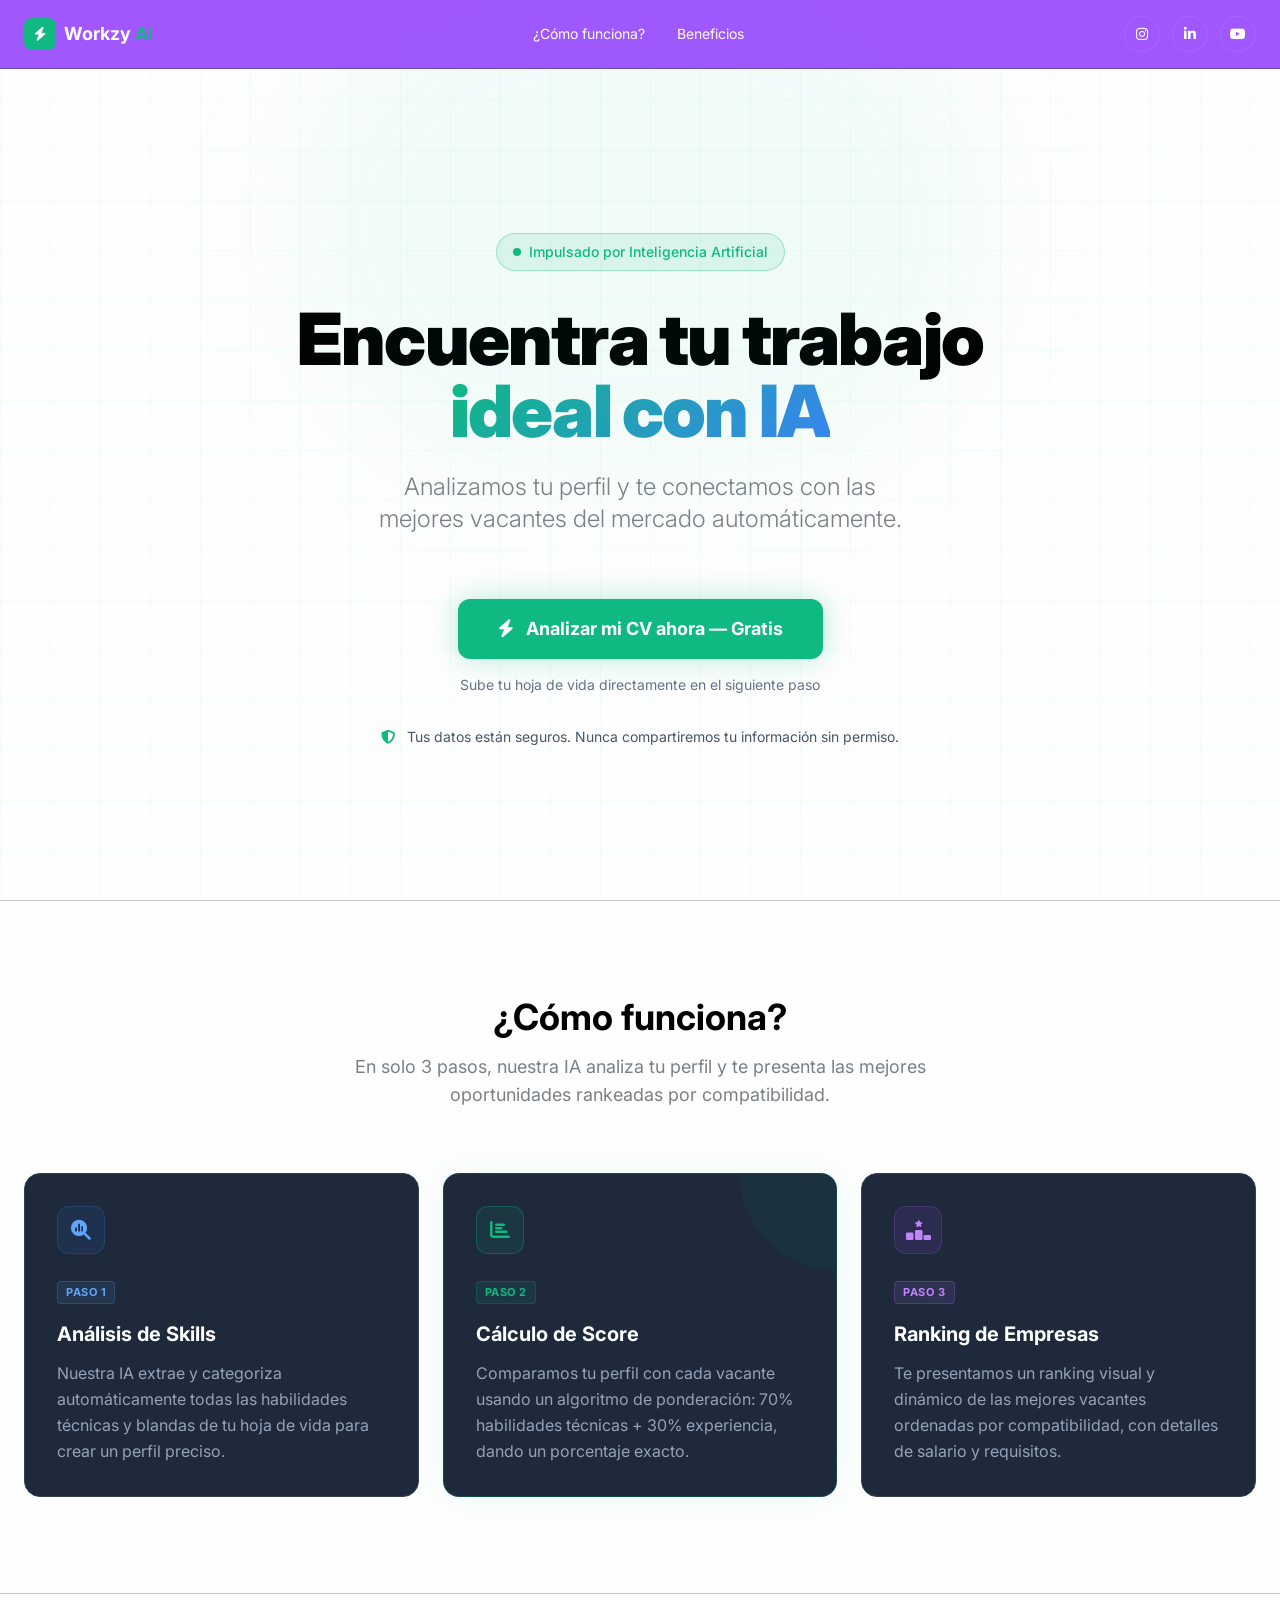
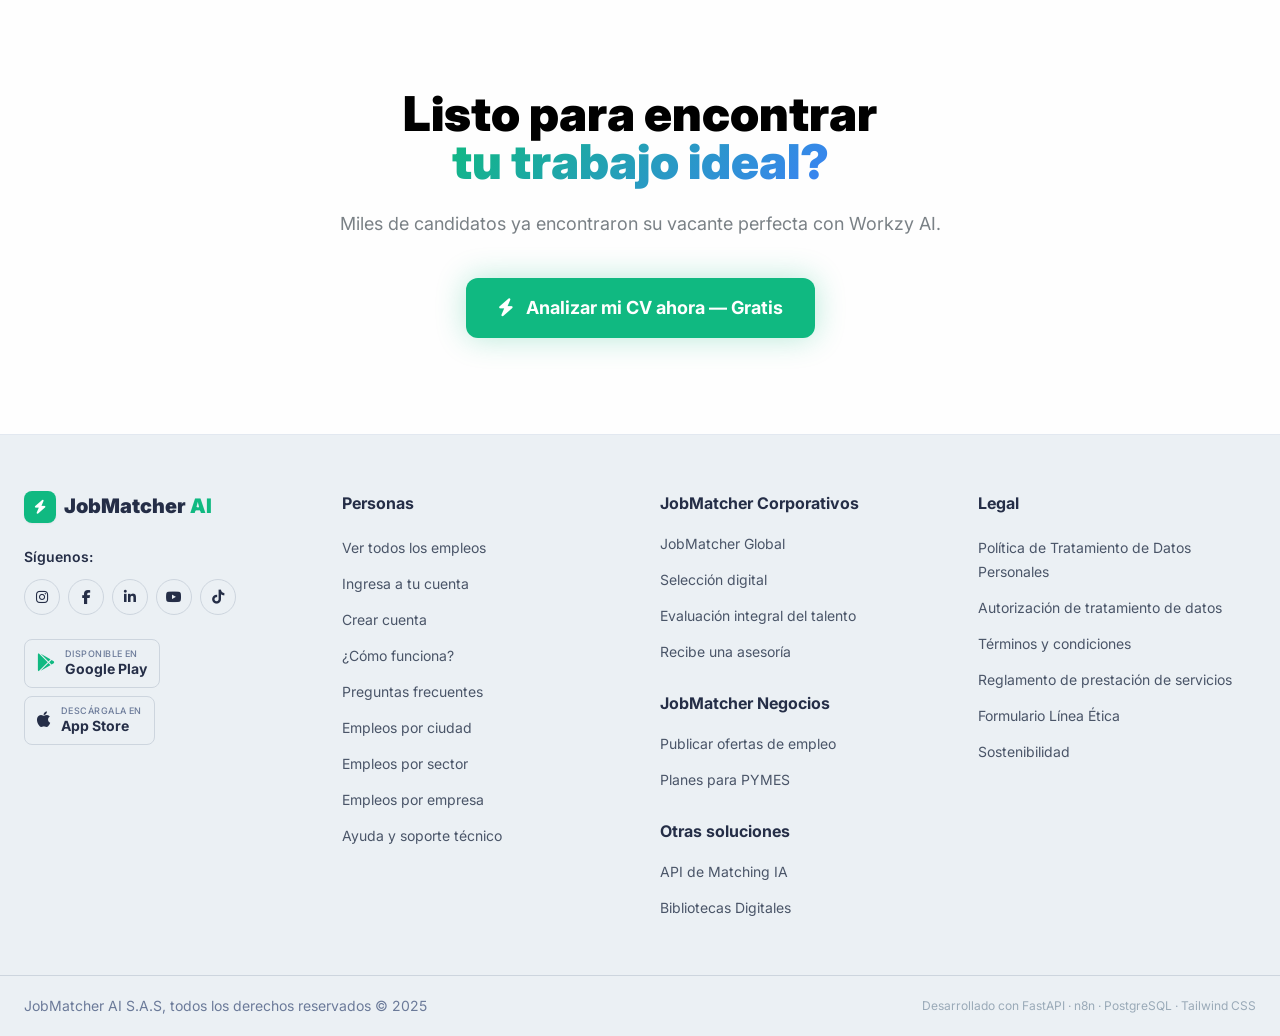
<file: frontend/vistaPrincipal.html>
<!DOCTYPE html>
<html lang="es">

<head>
    <meta charset="UTF-8">
    <meta name="viewport" content="width=device-width, initial-scale=1.0">
    <title>Workzy - Encuentra tu trabajo ideal con IA</title>
    <meta name="description"
        content="Analiza tu perfil y conéctate con las mejores vacantes del mercado usando Inteligencia Artificial.">
    <link href="https://fonts.googleapis.com/css2?family=Inter:wght@300;400;500;600;700;800;900&display=swap"
        rel="stylesheet">
    <link rel="stylesheet" href="https://cdnjs.cloudflare.com/ajax/libs/font-awesome/6.4.0/css/all.min.css">
    <link rel="stylesheet" href="vistaPrincipal.css">
    <script src="vendor/tailwind.js"></script>
    <script>
        tailwind.config = {
            theme: {
                extend: {
                    fontFamily: { sans: ['Inter', 'sans-serif'] },
                    colors: {
                        brand: {
                            dark: '#FEFEFE',
                            darker: '#080f1e',
                            panel: '#1e293b',
                            border: '#334155',
                            primary: '#10b981',
                            hover: '#059669',
                            nav: '#9646FE',
                            glow: 'rgba(16,185,129,0.15)'
                        }
                    },
                    animation: {
                        'pulse-slow': 'pulse 3s cubic-bezier(0.4, 0, 0.6, 1) infinite',
                        'float': 'float 6s ease-in-out infinite',
                        'scan': 'scan 2s linear infinite',
                    },
                    keyframes: {
                        float: {
                            '0%, 100%': { transform: 'translateY(0px)' },
                            '50%': { transform: 'translateY(-12px)' },
                        },
                        scan: {
                            '0%': { transform: 'translateY(-100%)' },
                            '100%': { transform: 'translateY(400%)' },
                        }
                    }
                }
            }
        }
    </script>
</head>

<body class="bg-brand-dark text-slate-200 font-sans antialiased overflow-x-hidden">

    <!-- ========== AI ANALYSIS OVERLAY ========== -->
    <div id="ai-overlay"
        class="fixed inset-0 z-[9999] bg-brand-darker/95 backdrop-blur-xl flex flex-col items-center justify-center hidden">
        <!-- Animated scanner visual -->
        <div class="relative w-52 h-52 mb-10">
            <!-- Outer glow ring -->
            <div class="absolute inset-0 rounded-full border-2 border-brand-primary/20 animate-ping"
                style="animation-duration: 2s;"></div>
            <!-- Middle ring -->
            <div class="absolute inset-4 rounded-full border border-brand-primary/30 animate-pulse-slow"></div>
            <!-- Inner circle with brain icon -->
            <div
                class="absolute inset-8 rounded-full bg-brand-primary/10 border border-brand-primary/40 flex items-center justify-center overflow-hidden">
                <!-- Scan line -->
                <div
                    class="absolute w-full h-1 bg-gradient-to-r from-transparent via-brand-primary to-transparent opacity-80 animate-scan">
                </div>
                <i class="fa-solid fa-brain text-brand-primary text-5xl relative z-10"></i>
            </div>
            <!-- Orbiting dots -->
            <div class="absolute inset-0 animate-spin" style="animation-duration: 4s;">
                <div
                    class="absolute top-0 left-1/2 -translate-x-1/2 -translate-y-1 w-3 h-3 rounded-full bg-brand-primary shadow-[0_0_10px_#10b981]">
                </div>
            </div>
            <div class="absolute inset-0 animate-spin" style="animation-duration: 6s; animation-direction: reverse;">
                <div
                    class="absolute bottom-0 left-1/2 -translate-x-1/2 translate-y-1 w-2 h-2 rounded-full bg-blue-400 shadow-[0_0_10px_#60a5fa]">
                </div>
            </div>
        </div>

        <!-- Text -->
        <h2 class="text-2xl font-bold text-white mb-3 tracking-tight">Analizando perfil con IA</h2>
        <p class="text-slate-400 text-base mb-8 max-w-sm text-center">Optimizando tu match para conectarte con las
            mejores vacantes...</p>

        <!-- Progress steps -->
        <div class="flex flex-col gap-3 w-72">
            <div id="step-1" class="flex items-center gap-3 text-slate-500 transition-colors duration-500">
                <div class="w-5 h-5 rounded-full border border-slate-600 flex items-center justify-center shrink-0">
                    <i class="fa-solid fa-check text-[10px] hidden"></i>
                    <div class="w-2 h-2 rounded-full bg-slate-600 step-dot"></div>
                </div>
                <span class="text-sm">Extrayendo habilidades del perfil...</span>
            </div>
            <div id="step-2" class="flex items-center gap-3 text-slate-500 transition-colors duration-500">
                <div class="w-5 h-5 rounded-full border border-slate-600 flex items-center justify-center shrink-0">
                    <div class="w-2 h-2 rounded-full bg-slate-600 step-dot"></div>
                </div>
                <span class="text-sm">Comparando con vacantes activas...</span>
            </div>
            <div id="step-3" class="flex items-center gap-3 text-slate-500 transition-colors duration-500">
                <div class="w-5 h-5 rounded-full border border-slate-600 flex items-center justify-center shrink-0">
                    <div class="w-2 h-2 rounded-full bg-slate-600 step-dot"></div>
                </div>
                <span class="text-sm">Calculando scores de compatibilidad...</span>
            </div>
            <div id="step-4" class="flex items-center gap-3 text-slate-500 transition-colors duration-500">
                <div class="w-5 h-5 rounded-full border border-slate-600 flex items-center justify-center shrink-0">
                    <div class="w-2 h-2 rounded-full bg-slate-600 step-dot"></div>
                </div>
                <span class="text-sm">Generando ranking personalizado...</span>
            </div>
        </div>
    </div>

    <!-- ========== NAVBAR ========== -->
    <nav class="fixed top-0 left-0 right-0 z-50 border-b border-brand-border/50 bg-brand-nav/90 backdrop-blur-md">
        <div class="max-w-7xl mx-auto px-6 py-4 flex items-center justify-between">
            <div class="flex items-center gap-2">
                <div class="w-8 h-8 rounded-lg bg-brand-primary flex items-center justify-center">
                    <i class="fa-solid fa-bolt text-white text-sm"></i>
                </div>
                <span class="font-bold text-white text-lg">Workzy <span class="text-brand-primary">AI</span></span>
            </div>
            <div class="hidden md:flex items-center gap-8 text-sm text-white">
                <a href="#como-funciona" class="hover:text-slate-300 transition-colors">¿Cómo funciona?</a>
                <a href="#beneficios" class="hover:text-slate-300 transition-colors">Beneficios</a>
            </div>
            <div class="flex items-center gap-3">
                <a href="https://instagram.com/" aria-label="Instagram"
                    class="w-9 h-9 rounded-full border flex items-center justify-center hover:border-brand-primary hover:text-brand-primary transition-colors"
                    style="border-color:rgba(255,255,255,0.08); color:#FFFFFF;">
                    <i class="fa-brands fa-instagram text-sm"></i>
                </a>
                <a href="https://www.linkedin.com/" aria-label="LinkedIn"
                    class="w-9 h-9 rounded-full border flex items-center justify-center hover:border-brand-primary hover:text-brand-primary transition-colors"
                    style="border-color:rgba(255,255,255,0.08); color:#FFFFFF;">
                    <i class="fa-brands fa-linkedin-in text-sm"></i>
                </a>
                <a href="https://www.youtube.com/" aria-label="YouTube"
                    class="w-9 h-9 rounded-full border flex items-center justify-center hover:border-brand-primary hover:text-brand-primary transition-colors"
                    style="border-color:rgba(255,255,255,0.08); color:#FFFFFF;">
                    <i class="fa-brands fa-youtube text-sm"></i>
                </a>
            </div>
        </div>
    </nav>

    <!-- ========== HERO SECTION ========== -->
    <section class="min-h-screen flex items-center pt-20 relative bg-grid">
        <!-- Background gradient blob -->
        <div
            class="absolute top-1/4 left-1/2 -translate-x-1/2 -translate-y-1/2 w-[700px] h-[500px] rounded-full bg-brand-primary/5 blur-3xl pointer-events-none">
        </div>

        <div class="max-w-7xl mx-auto px-6 py-24 text-center w-full">
            <!-- Badge -->
            <div
                class="inline-flex items-center gap-2 px-4 py-2 rounded-full border border-brand-primary/30 bg-brand-primary/10 text-brand-primary text-sm font-medium mb-8">
                <div class="w-2 h-2 rounded-full bg-brand-primary animate-pulse"></div>
                Impulsado por Inteligencia Artificial
            </div>

            <!-- Title -->
            <h1 class="text-5xl md:text-7xl font-black text-black leading-[1.05] tracking-tight mb-6">
                Encuentra tu trabajo<br>
                <span class="gradient-text">ideal con IA</span>
            </h1>

            <!-- Subtitle -->
            <p class="text-xl md:text-2xl text-[#7A8186] max-w-2xl mx-auto mb-16 leading-relaxed font-light">
                Analizamos tu perfil y te conectamos con las<br class="hidden md:block"> mejores vacantes del mercado
                automáticamente.
            </p>

            <!-- CTA directo al dashboard -->
            <div class="max-w-lg mx-auto mb-8 flex flex-col items-center gap-4">
                <a href="dashboard.html"
                class="inline-flex items-center gap-3 bg-brand-primary hover:bg-brand-hover text-white font-bold
                        px-10 py-4 rounded-xl transition-all text-lg
                        shadow-[0_0_30px_rgba(16,185,129,0.3)] hover:shadow-[0_0_50px_rgba(16,185,129,0.5)]
                        transform hover:-translate-y-1">
                    <i class="fa-solid fa-bolt"></i>
                    Analizar mi CV ahora — Gratis
                </a>
                <p class="text-slate-500 text-sm">
                    Sube tu hoja de vida directamente en el siguiente paso
                </p>
            </div>

            <!-- Social proof -->
            <p class="text-slate-600 text-sm">
                <i class="fa-solid fa-shield-halved text-brand-primary mr-2"></i>
                Tus datos están seguros. Nunca compartiremos tu información sin permiso.
            </p>
        </div>
    </section>

    <!-- ========== COMO FUNCIONA ========== -->
    <section id="como-funciona" class="py-24 border-t border-brand-border/30">
        <div class="max-w-7xl mx-auto px-6">
            <div class="text-center mb-16">
                <h2 class="text-4xl font-bold text-black mb-4">¿Cómo funciona?</h2>
                <p class="text-[#7A8186] text-lg max-w-2xl mx-auto">En solo 3 pasos, nuestra IA analiza tu perfil y te
                    presenta las mejores oportunidades rankeadas por compatibilidad.</p>
            </div>

            <div id="beneficios" class="grid grid-cols-1 md:grid-cols-3 gap-6">
                <!-- Card 1 -->
                <div class="card-hover bg-brand-panel border border-brand-border rounded-2xl p-8">
                    <div
                        class="w-12 h-12 rounded-xl bg-blue-500/10 border border-blue-500/20 flex items-center justify-center mb-6">
                        <i class="fa-solid fa-magnifying-glass-chart text-blue-400 text-xl"></i>
                    </div>
                    <div
                        class="inline-block px-2 py-0.5 rounded text-[11px] font-bold text-blue-400 bg-blue-400/10 border border-blue-400/20 mb-4 uppercase tracking-wider">
                        Paso 1</div>
                    <h3 class="text-xl font-bold text-white mb-3">Análisis de Skills</h3>
                    <p class="text-slate-400 leading-relaxed">Nuestra IA extrae y categoriza automáticamente todas las
                        habilidades técnicas y blandas de tu hoja de vida para crear un perfil preciso.</p>
                </div>

                <!-- Card 2 -->
                <div class="card-hover bg-brand-panel border border-brand-primary/20 rounded-2xl p-8 relative overflow-hidden"
                    style="box-shadow: 0 0 40px rgba(16,185,129,0.08);">
                    <div
                        class="absolute top-0 right-0 w-24 h-24 rounded-bl-full bg-brand-primary/5 pointer-events-none">
                    </div>
                    <div
                        class="w-12 h-12 rounded-xl bg-brand-primary/10 border border-brand-primary/30 flex items-center justify-center mb-6">
                        <i class="fa-solid fa-chart-bar text-brand-primary text-xl"></i>
                    </div>
                    <div
                        class="inline-block px-2 py-0.5 rounded text-[11px] font-bold text-brand-primary bg-brand-primary/10 border border-brand-primary/20 mb-4 uppercase tracking-wider">
                        Paso 2</div>
                    <h3 class="text-xl font-bold text-white mb-3">Cálculo de Score</h3>
                    <p class="text-slate-400 leading-relaxed">Comparamos tu perfil con cada vacante usando un algoritmo
                        de ponderación: 70% habilidades técnicas + 30% experiencia, dando un porcentaje exacto.</p>
                </div>

                <!-- Card 3 -->
                <div class="card-hover bg-brand-panel border border-brand-border rounded-2xl p-8">
                    <div
                        class="w-12 h-12 rounded-xl bg-purple-500/10 border border-purple-500/20 flex items-center justify-center mb-6">
                        <i class="fa-solid fa-ranking-star text-purple-400 text-xl"></i>
                    </div>
                    <div
                        class="inline-block px-2 py-0.5 rounded text-[11px] font-bold text-purple-400 bg-purple-400/10 border border-purple-400/20 mb-4 uppercase tracking-wider">
                        Paso 3</div>
                    <h3 class="text-xl font-bold text-white mb-3">Ranking de Empresas</h3>
                    <p class="text-slate-400 leading-relaxed">Te presentamos un ranking visual y dinámico de las mejores
                        vacantes ordenadas por compatibilidad, con detalles de salario y requisitos.</p>
                </div>
            </div>
        </div>
    </section>

    <!-- ========== CTA FINAL ========== -->
    <section class="py-24 border-t border-brand-border/30">
        <div class="max-w-3xl mx-auto px-6 text-center">
            <h2 class="text-4xl md:text-5xl font-black text-black mb-6">Listo para encontrar<br><span
                    class="gradient-text">tu trabajo ideal?</span></h2>
            <p class="text-[#7A8186] text-lg mb-10">Miles de candidatos ya encontraron su vacante perfecta con
                Workzy AI.</p>
            <a href="dashboard.html"
            class="cursor-pointer inline-flex items-center gap-3 bg-brand-primary hover:bg-brand-hover text-white font-bold
                    px-8 py-4 rounded-xl transition-all shadow-[0_0_30px_rgba(16,185,129,0.3)]
                    hover:shadow-[0_0_50px_rgba(16,185,129,0.5)] text-lg transform hover:-translate-y-1">
                <i class="fa-solid fa-bolt"></i>
                Analizar mi CV ahora — Gratis
            </a>
        </div>
    </section>

    <!-- ========== FOOTER ========== -->
    <footer style="background-color: #EBF0F4; color: #252E47;" class="border-t border-slate-200">

        <!-- Main footer grid -->
        <div class="max-w-7xl mx-auto px-6 py-14 grid grid-cols-1 md:grid-cols-4 gap-10">

            <!-- Col 1: Logo + Redes + Apps -->
            <div class="flex flex-col gap-6">
                <!-- Logo -->
                <div class="flex items-center gap-2">
                    <div class="w-8 h-8 rounded-lg bg-brand-primary flex items-center justify-center shadow-sm">
                        <i class="fa-solid fa-bolt text-white text-sm"></i>
                    </div>
                    <div>
                        <span class="font-black text-xl leading-none" style="color:#252E47;">JobMatcher</span>
                        <span class="font-black text-xl leading-none text-brand-primary"> AI</span>
                    </div>
                </div>

                <!-- Redes sociales -->
                <div>
                    <p class="text-sm font-semibold mb-3" style="color:#252E47;">Síguenos:</p>
                    <div class="flex items-center gap-2">
                        <a href="#" aria-label="Instagram"
                            class="w-9 h-9 rounded-full border flex items-center justify-center hover:border-brand-primary hover:text-brand-primary transition-colors"
                            style="border-color:#cdd5de; color:#252E47;">
                            <i class="fa-brands fa-instagram text-sm"></i>
                        </a>
                        <a href="#" aria-label="Facebook"
                            class="w-9 h-9 rounded-full border flex items-center justify-center hover:border-brand-primary hover:text-brand-primary transition-colors"
                            style="border-color:#cdd5de; color:#252E47;">
                            <i class="fa-brands fa-facebook-f text-sm"></i>
                        </a>
                        <a href="#" aria-label="LinkedIn"
                            class="w-9 h-9 rounded-full border flex items-center justify-center hover:border-brand-primary hover:text-brand-primary transition-colors"
                            style="border-color:#cdd5de; color:#252E47;">
                            <i class="fa-brands fa-linkedin-in text-sm"></i>
                        </a>
                        <a href="#" aria-label="YouTube"
                            class="w-9 h-9 rounded-full border flex items-center justify-center hover:border-brand-primary hover:text-brand-primary transition-colors"
                            style="border-color:#cdd5de; color:#252E47;">
                            <i class="fa-brands fa-youtube text-sm"></i>
                        </a>
                        <a href="#" aria-label="TikTok"
                            class="w-9 h-9 rounded-full border flex items-center justify-center hover:border-brand-primary hover:text-brand-primary transition-colors"
                            style="border-color:#cdd5de; color:#252E47;">
                            <i class="fa-brands fa-tiktok text-sm"></i>
                        </a>
                    </div>
                </div>

                <!-- Botones de descarga -->
                <div class="flex flex-col gap-2">
                    <!-- Google Play -->
                    <a href="#"
                        class="inline-flex items-center gap-2.5 px-3 py-2 rounded-lg border hover:border-brand-primary transition-colors w-fit"
                        style="border-color:#cdd5de; color:#252E47;">
                        <i class="fa-brands fa-google-play text-brand-primary text-lg"></i>
                        <div class="leading-tight">
                            <p class="text-[9px] font-medium uppercase tracking-wider" style="color:#6b7a99;">Disponible
                                en</p>
                            <p class="text-sm font-bold" style="color:#252E47;">Google Play</p>
                        </div>
                    </a>
                    <!-- App Store -->
                    <a href="#"
                        class="inline-flex items-center gap-2.5 px-3 py-2 rounded-lg border hover:border-brand-primary transition-colors w-fit"
                        style="border-color:#cdd5de; color:#252E47;">
                        <i class="fa-brands fa-apple text-lg" style="color:#252E47;"></i>
                        <div class="leading-tight">
                            <p class="text-[9px] font-medium uppercase tracking-wider" style="color:#6b7a99;">Descárgala
                                en</p>
                            <p class="text-sm font-bold" style="color:#252E47;">App Store</p>
                        </div>
                    </a>
                </div>
            </div>

            <!-- Col 2: Personas -->
            <div>
                <h4 class="font-bold text-base mb-5" style="color:#252E47;">Personas</h4>
                <ul class="space-y-3">
                    <li><a href="vistaPrincipal.html" class="text-sm hover:text-brand-primary transition-colors"
                            style="color:#4a5568;">Ver todos los empleos</a></li>
                    <li><a href="index.html" class="text-sm hover:text-brand-primary transition-colors"
                            style="color:#4a5568;">Ingresa a tu cuenta</a></li>
                    <li><a href="registro.html" class="text-sm hover:text-brand-primary transition-colors"
                            style="color:#4a5568;">Crear cuenta</a></li>
                    <li><a href="#como-funciona" class="text-sm hover:text-brand-primary transition-colors"
                            style="color:#4a5568;">¿Cómo funciona?</a></li>
                    <li><a href="#beneficios" class="text-sm hover:text-brand-primary transition-colors"
                            style="color:#4a5568;">Preguntas frecuentes</a></li>
                    <li><a href="#" class="text-sm hover:text-brand-primary transition-colors"
                            style="color:#4a5568;">Empleos por ciudad</a></li>
                    <li><a href="#" class="text-sm hover:text-brand-primary transition-colors"
                            style="color:#4a5568;">Empleos por sector</a></li>
                    <li><a href="#" class="text-sm hover:text-brand-primary transition-colors"
                            style="color:#4a5568;">Empleos por empresa</a></li>
                    <li><a href="#" class="text-sm hover:text-brand-primary transition-colors"
                            style="color:#4a5568;">Ayuda y soporte técnico</a></li>
                </ul>
            </div>

            <!-- Col 3: Corporativos + Negocios + Otras soluciones -->
            <div class="flex flex-col gap-7">
                <div>
                    <h4 class="font-bold text-base mb-4" style="color:#252E47;">JobMatcher Corporativos</h4>
                    <ul class="space-y-3">
                        <li><a href="#" class="text-sm hover:text-brand-primary transition-colors"
                                style="color:#4a5568;">JobMatcher Global</a></li>
                        <li><a href="#" class="text-sm hover:text-brand-primary transition-colors"
                                style="color:#4a5568;">Selección digital</a></li>
                        <li><a href="#" class="text-sm hover:text-brand-primary transition-colors"
                                style="color:#4a5568;">Evaluación integral del talento</a></li>
                        <li><a href="#" class="text-sm hover:text-brand-primary transition-colors"
                                style="color:#4a5568;">Recibe una asesoría</a></li>
                    </ul>
                </div>
                <div>
                    <h4 class="font-bold text-base mb-4" style="color:#252E47;">JobMatcher Negocios</h4>
                    <ul class="space-y-3">
                        <li><a href="#" class="text-sm hover:text-brand-primary transition-colors"
                                style="color:#4a5568;">Publicar ofertas de empleo</a></li>
                        <li><a href="#" class="text-sm hover:text-brand-primary transition-colors"
                                style="color:#4a5568;">Planes para PYMES</a></li>
                    </ul>
                </div>
                <div>
                    <h4 class="font-bold text-base mb-4" style="color:#252E47;">Otras soluciones</h4>
                    <ul class="space-y-3">
                        <li><a href="#" class="text-sm hover:text-brand-primary transition-colors"
                                style="color:#4a5568;">API de Matching IA</a></li>
                        <li><a href="#" class="text-sm hover:text-brand-primary transition-colors"
                                style="color:#4a5568;">Bibliotecas Digitales</a></li>
                    </ul>
                </div>
            </div>

            <!-- Col 4: Legal -->
            <div>
                <h4 class="font-bold text-base mb-5" style="color:#252E47;">Legal</h4>
                <ul class="space-y-3">
                    <li><a href="#" class="text-sm hover:text-brand-primary transition-colors"
                            style="color:#4a5568;">Política de Tratamiento de Datos Personales</a></li>
                    <li><a href="#" class="text-sm hover:text-brand-primary transition-colors"
                            style="color:#4a5568;">Autorización de tratamiento de datos</a></li>
                    <li><a href="#" class="text-sm hover:text-brand-primary transition-colors"
                            style="color:#4a5568;">Términos y condiciones</a></li>
                    <li><a href="#" class="text-sm hover:text-brand-primary transition-colors"
                            style="color:#4a5568;">Reglamento de prestación de servicios</a></li>
                    <li><a href="#" class="text-sm hover:text-brand-primary transition-colors"
                            style="color:#4a5568;">Formulario Línea Ética</a></li>
                    <li><a href="#" class="text-sm hover:text-brand-primary transition-colors"
                            style="color:#4a5568;">Sostenibilidad</a></li>
                </ul>
            </div>
        </div>

        <!-- Bottom bar -->
        <div class="border-t py-5" style="border-color:#cdd5de;">
            <div class="max-w-7xl mx-auto px-6 flex flex-col md:flex-row items-center justify-between gap-2">
                <p class="text-sm" style="color:#6b7a99;">JobMatcher AI S.A.S, todos los derechos reservados © 2025</p>
                <p class="text-xs" style="color:#9aaab8;">Desarrollado con FastAPI · n8n · PostgreSQL · Tailwind CSS</p>
            </div>
        </div>
    </footer>

    <script src="config.js"></script>
    <script src="app.js"></script>
</body>

</html>
</file>
<file: frontend/style.css>
.gradient-text {
    background: linear-gradient(135deg, #10b981 0%, #3b82f6 100%);
    -webkit-background-clip: text;
    -webkit-text-fill-color: transparent;
    background-clip: text;
}

.bg-grid {
    background-image: linear-gradient(rgba(16, 185, 129, 0.04) 1px, transparent 1px),
        linear-gradient(90deg, rgba(16, 185, 129, 0.04) 1px, transparent 1px);
    background-size: 50px 50px;
}

.input-base {
    transition: all 0.2s ease;
}

.input-base:focus {
    box-shadow: 0 0 0 3px rgba(16, 185, 129, 0.15);
}
</file>
<file: perfil.css>
:root {
    --dark-bg: #1e293b; /* Gris azulado oscuro para el fondo */
    --card-white: #ffffff;
    --border-gray: #cbd5e1;
    --accent-blue: #2563eb;
    --text-dark: #0f172a;
    --error-red: #ef4444;
}

body {
    font-family: 'Inter', system-ui, sans-serif;
    background-color: var(--background-darker);
    margin: 0;
    display: flex;
    flex-direction: column;
    min-height: 100vh;
}

.navbar {
    background: var(--card-white);
    padding: 1rem 5%;
    display: flex;
    justify-content: space-between;
    align-items: center;
}

.container {
    padding: 3rem 1rem;
    display: flex;
    justify-content: center;
}

.form-card {
    background: var(--card-white);
    max-width: 850px;
    width: 100%;
    padding: 2.5rem;
    border-radius: 1rem;
    box-shadow: 0 25px 50px -12px rgba(0, 0, 0, 0.5);
}

h1 { color: var(--text-dark); margin: 0; }
.subtitle { color: #64748b; margin-bottom: 2rem; }

.form-section { margin-bottom: 2.5rem; }
.form-section h2 {
    font-size: 1.1rem;
    color: var(--accent-blue);
    border-bottom: 1px solid #e2e8f0;
    padding-bottom: 0.5rem;
    margin-bottom: 1.5rem;
}

.grid-inputs {
    display: grid;
    grid-template-columns: repeat(auto-fit, minmax(250px, 1fr));
    gap: 1.5rem;
}

.input-group { margin-bottom: 1.2rem; }
.input-group label {
    display: block;
    font-weight: 600;
    font-size: 0.85rem;
    margin-bottom: 0.5rem;
    color: var(--text-dark);
}

input, select, textarea {
    width: 100%;
    padding: 0.75rem;
    border: 1px solid var(--border-gray);
    border-radius: 0.5rem;
    font-size: 0.95rem;
    background: #f8fafc;
}

.custom-file-upload {
    border: 2px dashed var(--border-gray);
    padding: 1rem;
    border-radius: 0.5rem;
    background: #f1f5f9;
}

.btn-submit {
    width: 100%;
    background: var(--accent-blue);
    color: white;
    padding: 1rem;
    border: none;
    border-radius: 0.75rem;
    font-size: 1.1rem;
    font-weight: bold;
    cursor: pointer;
    transition: background 0.2s;
}

.btn-submit:hover { background: #1d4ed8; }

/* CA-03: Resaltado rojo */
.input-error {
    border: 2px solid var(--error-red) !important;
}
</file>
<file: vistaPrincipal.css>
/* Variables de color */
:root {
    --white: #ffffff;
    --light-gray: #f8f9fa;
    --medium-gray: #e9ecef;
    --dark-blue: #0d2137;
    --action-blue: #0056b3;
    --highlight-blue: #007bff;
    --text-main: #333333;
}

body {
    font-family: 'Helvetica Neue', Arial, sans-serif;
    margin: 0;
    color: var(--text-main);
    background-color: var(--white);
    line-height: 1.6;
}

/* Header */
.navbar {
    display: flex;
    justify-content: space-between;
    align-items: center;
    padding: 1rem 5%;
    border-bottom: 1px solid var(--medium-gray);
}

.logo {
    font-weight: 800;
    font-size: 1.4rem;
    color: var(--dark-blue);
}

.btn-primary {
    background-color: var(--action-blue);
    color: white;
    padding: 0.6rem 1.2rem;
    border-radius: 4px;
    text-decoration: none;
    font-size: 0.9rem;
}

.btn-secondary {
    color: var(--action-blue);
    margin-right: 1rem;
    text-decoration: none;
}

/* Hero */
.hero {
    padding: 4rem 2rem;
    text-align: center;
}

.hero h1 {
    font-size: 3rem;
    color: var(--dark-blue);
    margin-bottom: 1rem;
}

/* BOTÓN QUE MÁS RESALTA */
.btn-main-action {
    display: inline-block;
    background-color: var(--highlight-blue);
    color: white;
    padding: 1.2rem 3rem;
    font-size: 1.2rem;
    font-weight: bold;
    text-decoration: none;
    border-radius: 50px;
    box-shadow: 0 10px 20px rgba(0, 123, 255, 0.3);
    transition: all 0.3s ease;
    margin-bottom: 3rem;
}

.btn-main-action:hover {
    transform: translateY(-3px);
    box-shadow: 0 15px 25px rgba(0, 123, 255, 0.4);
    background-color: var(--action-blue);
}

/* Galería */
.gallery-container {
    display: flex;
    justify-content: center;
    align-items: center;
    gap: 12px;
    padding: 20px;
}

.card {
    border-radius: 15px;
    background-size: cover;
    background-position: center;
    transition: transform 0.4s ease;
}

.main-card {
    width: 350px;
    height: 400px;
    z-index: 5;
    position: relative;
    display: flex;
    align-items: flex-end;
    box-shadow: 0 20px 40px rgba(0,0,0,0.15);
}

.main-card::after {
    content: '';
    position: absolute;
    inset: 0;
    background: linear-gradient(transparent, rgba(0,0,0,0.8));
    border-radius: 15px;
}

.card-content {
    position: relative;
    z-index: 6;
    color: white;
    padding: 25px;
    text-align: left;
}

.side-card-1 { width: 180px; height: 320px; opacity: 0.8; }
.side-card-2 { width: 140px; height: 260px; opacity: 0.6; }

.card:hover {
    transform: scale(1.05) translateY(-10px);
    opacity: 1;
}

/* Imágenes de Unsplash (URLs directas) */
.img-1 { background-image: url('https://images.unsplash.com/photo-1497215728101-856f4ea42174?w=400&q=80'); }
.img-2 { background-image: url('https://images.unsplash.com/photo-1554224155-1696413565d3?w=400&q=80'); }
.img-3 { background-image: url('https://images.unsplash.com/photo-1573496359142-b8d87734a5a2?w=600&q=80'); }
.img-4 { background-image: url('https://images.unsplash.com/photo-1522071820081-009f0129c71c?w=400&q=80'); }
.img-5 { background-image: url('https://images.unsplash.com/photo-1507679799987-c73779587ccf?w=400&q=80'); }

/* Features */
.features {
    background-color: var(--light-gray);
    padding: 5rem 10%;
}

.features-grid {
    display: grid;
    grid-template-columns: repeat(auto-fit, minmax(250px, 1fr));
    gap: 2rem;
}

.feature-item {
    background: white;
    padding: 2rem;
    border-radius: 12px;
    text-align: center;
}

.icon {
    width: 50px;
    height: 50px;
    background: var(--highlight-blue);
    color: white;
    border-radius: 50%;
    display: flex;
    align-items: center;
    justify-content: center;
    margin: 0 auto 1rem;
    font-weight: bold;
}

/* Footer */
.footer {
    background: var(--dark-blue);
    color: white;
    padding: 3rem 10%;
}

.footer-content {
    display: flex;
    justify-content: space-between;
    align-items: center;
}

.footer-links a {
    color: #ccc;
    text-decoration: none;
    margin-left: 1.5rem;
}
</file>
<file: frontend/dashboard.css>
/* Independent scrollbars */
::-webkit-scrollbar {
    width: 4px;
    height: 4px;
}

::-webkit-scrollbar-track {
    background: transparent;
}

::-webkit-scrollbar-thumb {
    background: #334155;
    border-radius: 99px;
}

::-webkit-scrollbar-thumb:hover {
    background: #475569;
}

.card-hover {
    transition: all 0.22s ease;
}

.card-hover:hover {
    transform: translateY(-2px);
}

/* Podium rank icons */
.rank-icon {
    font-size: 1.1rem;
    line-height: 1;
}

/* Smooth transitions */
#job-details-container,
#empty-state {
    transition: opacity 0.2s ease;
}
</file>
<file: frontend/vistaPrincipal.css>
.gradient-text {
    background: linear-gradient(135deg, #10b981 0%, #3b82f6 100%);
    -webkit-background-clip: text;
    -webkit-text-fill-color: transparent;
    background-clip: text;
}

.glow-border {
    box-shadow: 0 0 0 1px rgba(16, 185, 129, 0.3), 0 0 30px rgba(16, 185, 129, 0.1);
}

.drop-zone-active {
    border-color: #10b981 !important;
    background-color: rgba(16, 185, 129, 0.08) !important;
    box-shadow: 0 0 0 1px rgba(16, 185, 129, 0.4), 0 0 40px rgba(16, 185, 129, 0.15) !important;
}

.card-hover {
    transition: all 0.3s ease;
}

.card-hover:hover {
    transform: translateY(-4px);
    box-shadow: 0 20px 40px rgba(0, 0, 0, 0.3);
}

.bg-grid {
    background-image: linear-gradient(rgba(16, 185, 129, 0.04) 1px, transparent 1px),
        linear-gradient(90deg, rgba(16, 185, 129, 0.04) 1px, transparent 1px);
    background-size: 50px 50px;
}
</file>
